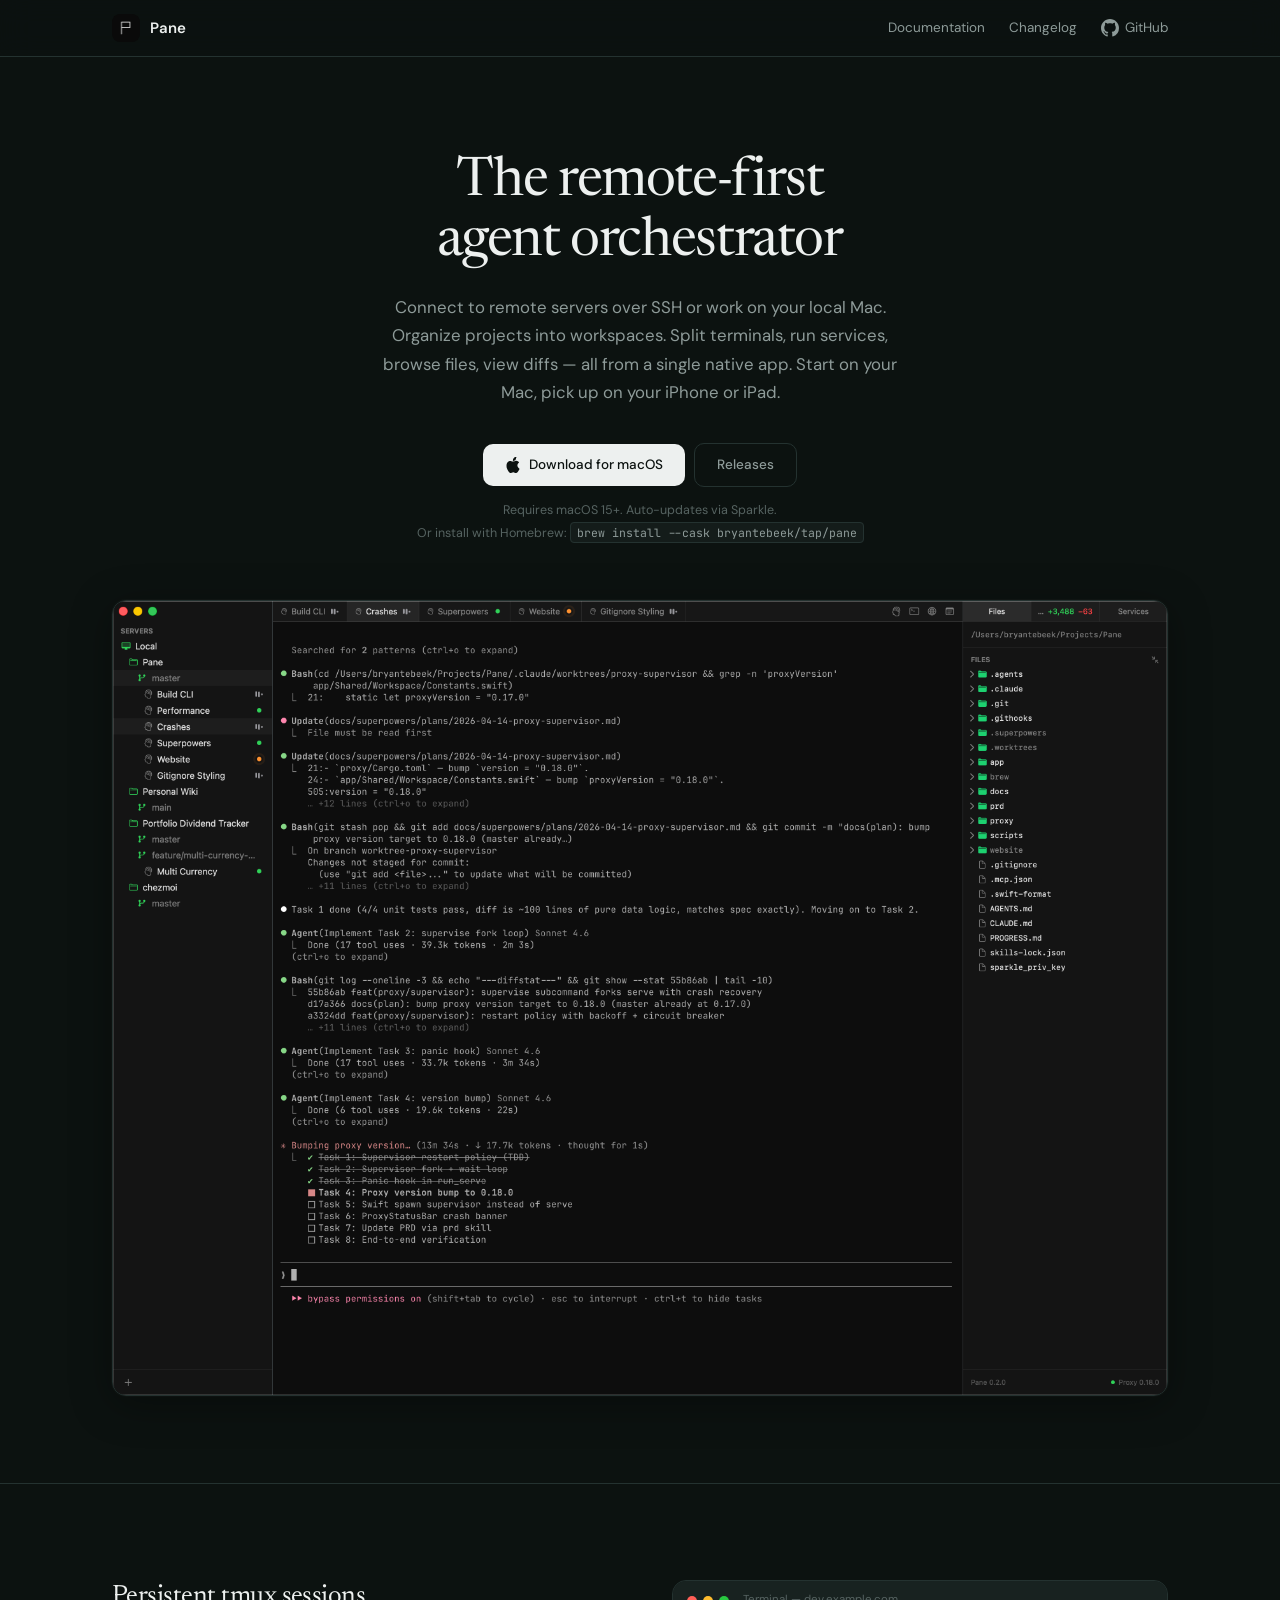
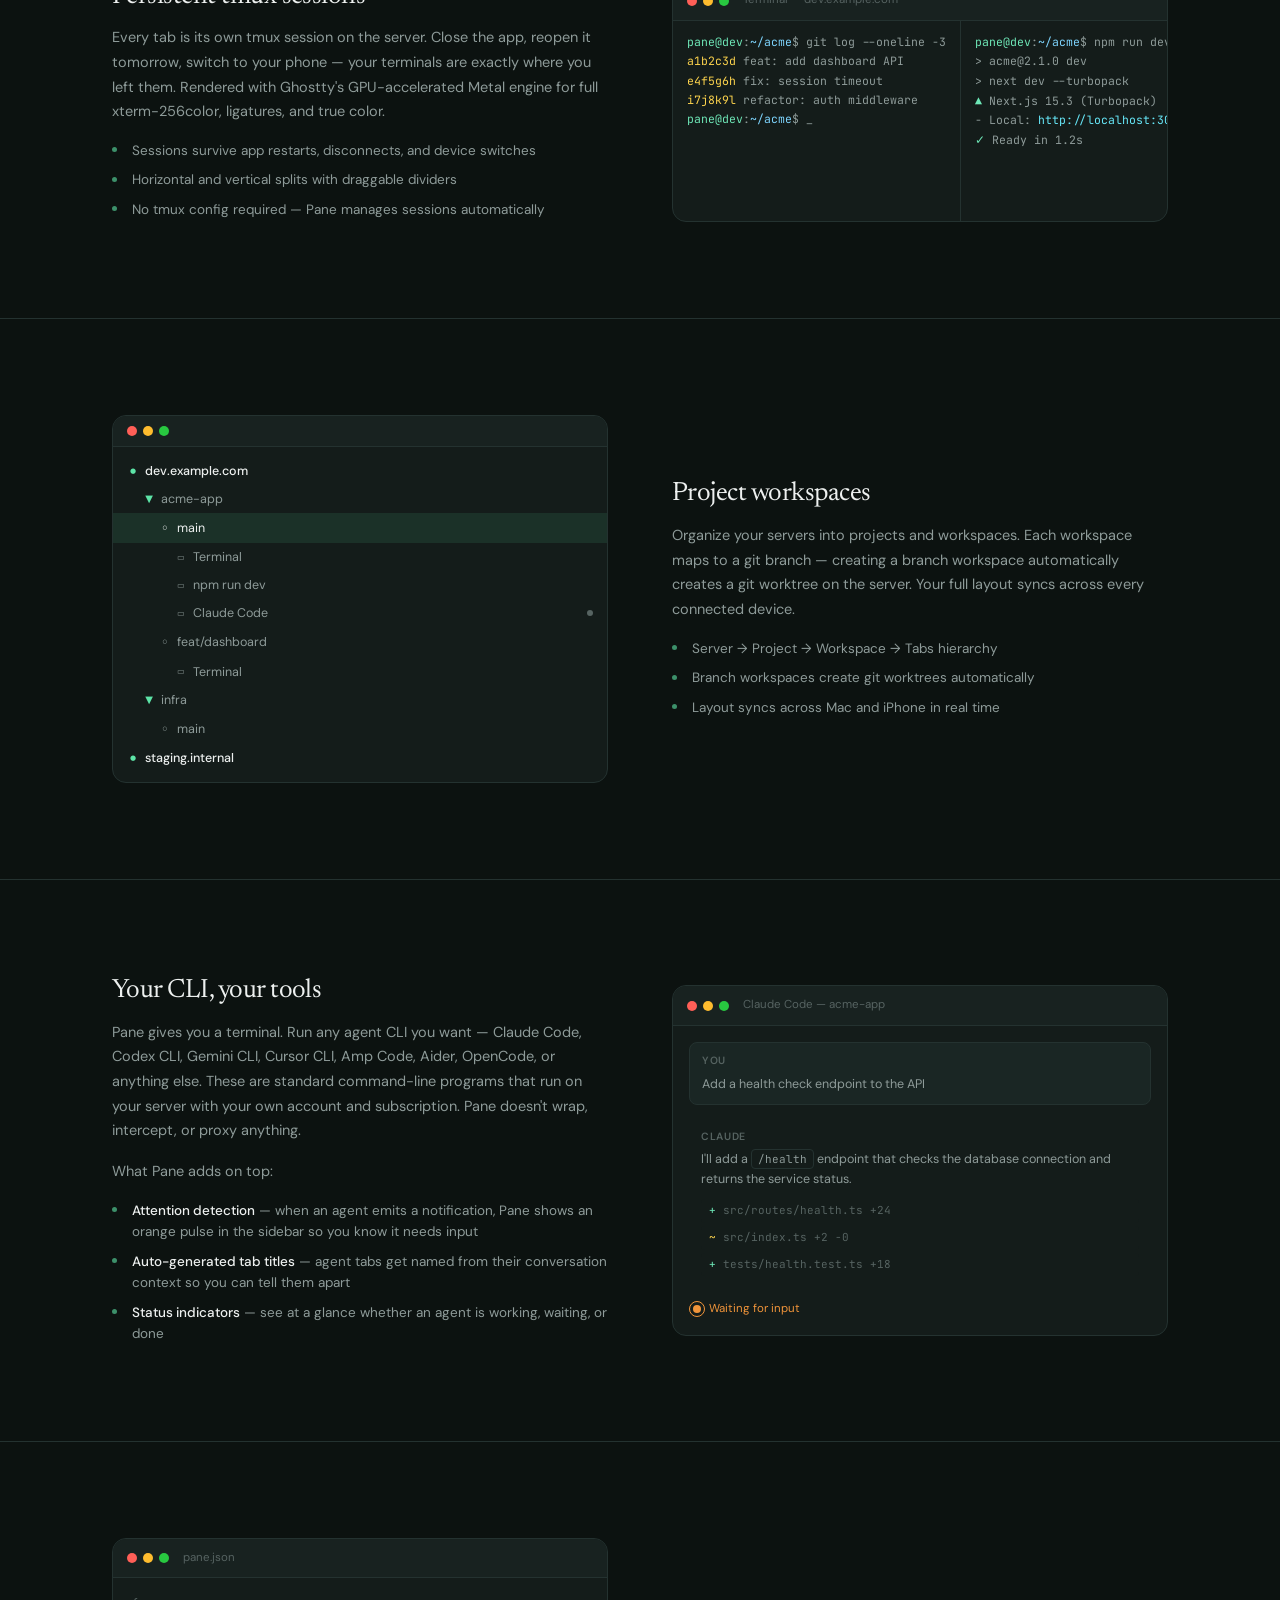
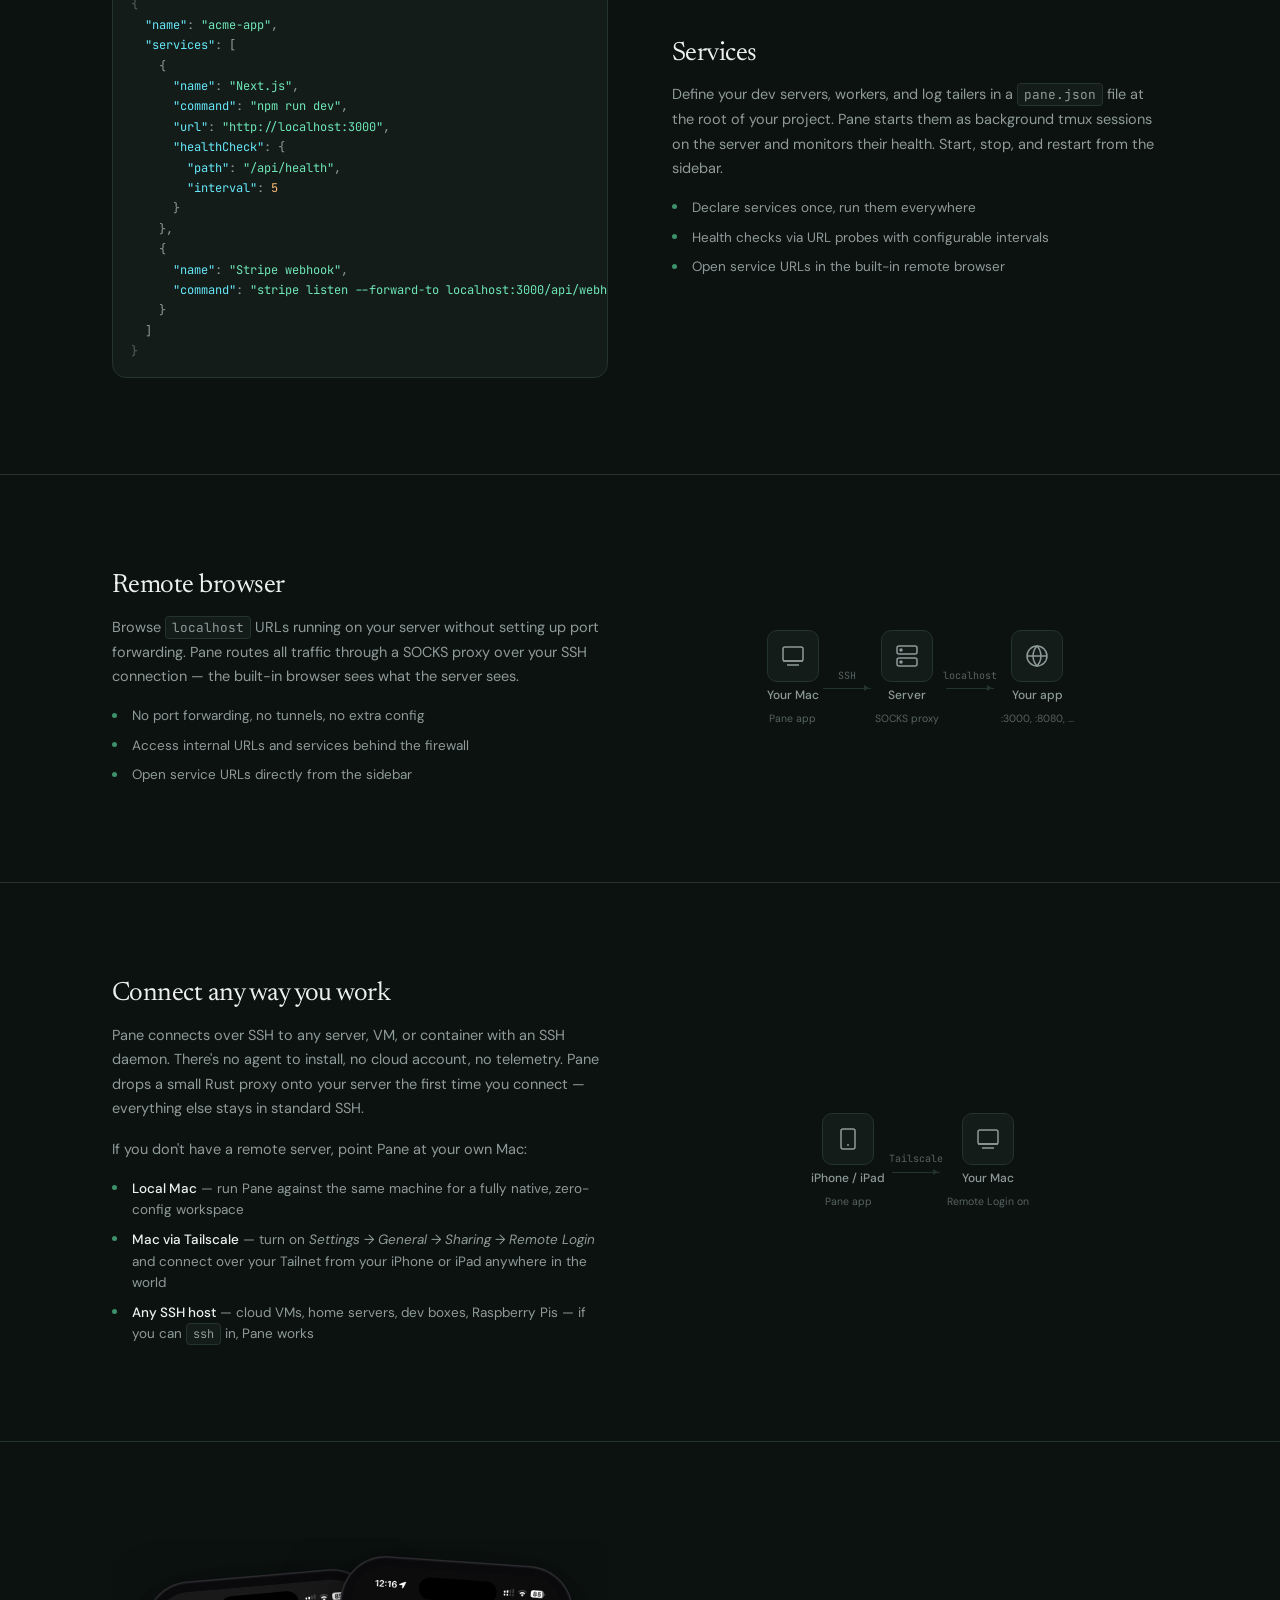
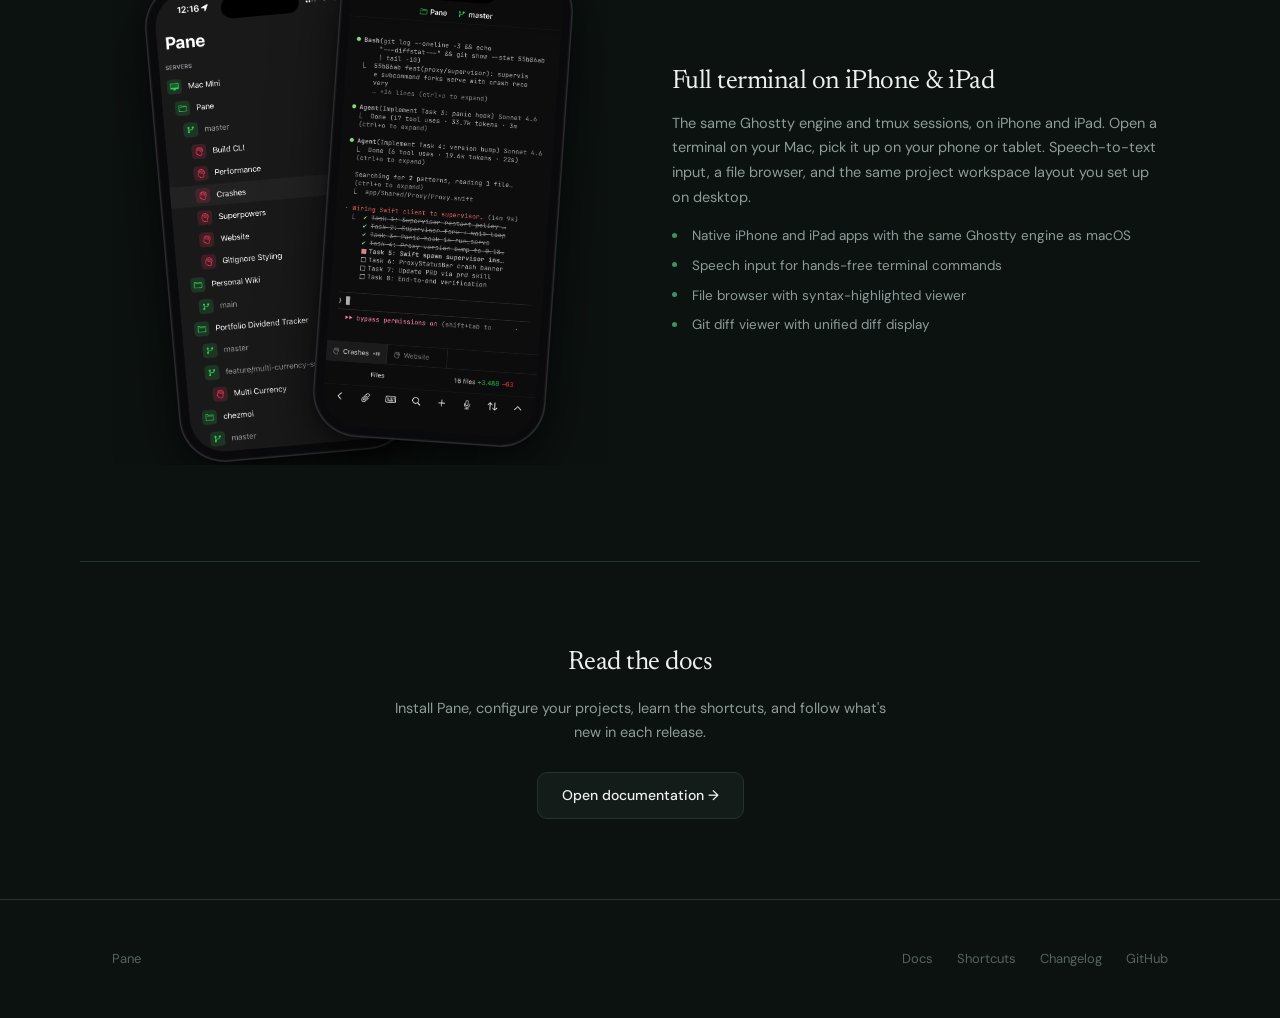
<file: index.html>
<!doctype html>
<html lang="en">
<head>
  <meta charset="utf-8">
  <title>Pane — the remote-first agent orchestrator</title>
  <meta name="viewport" content="width=device-width, initial-scale=1">
  <meta name="description" content="The remote-first agent orchestrator. Connect to remote servers over SSH or work on your local Mac. Organize projects into workspaces, split terminals, run services, browse files, and view diffs — from a single native macOS and iOS app.">
  <meta property="og:image" content="https://pane.works/preview.png">
  <meta property="og:title" content="Pane — the remote-first agent orchestrator">
  <meta property="og:description" content="The remote-first agent orchestrator. Connect to remote servers over SSH or work on your local Mac. Organize projects into workspaces, split terminals, run services, browse files, and view diffs — from a single native macOS and iOS app.">
  <meta name="twitter:card" content="summary_large_image">
  <meta name="twitter:image" content="https://pane.works/preview.png">
  <link rel="icon" href="icon.png" type="image/png">
  <link rel="preconnect" href="https://fonts.googleapis.com">
  <link rel="preconnect" href="https://fonts.gstatic.com" crossorigin>
  <link href="https://fonts.googleapis.com/css2?family=Newsreader:ital,opsz,wght@0,6..72,400;0,6..72,500;1,6..72,400&family=DM+Sans:wght@400;500;600&family=JetBrains+Mono:wght@400;500&display=swap" rel="stylesheet">
  <link rel="stylesheet" href="style.css">
</head>
<body>

  <nav>
    <div class="container nav-inner">
      <a href="/" class="nav-brand">
        <img src="icon.png" alt="Pane" width="28" height="28">
        Pane
      </a>
      <div class="nav-links">
        <a href="docs/getting-started.html">Documentation</a>
        <a href="docs/changelog.html">Changelog</a>
        <a href="https://github.com/bryantebeek/pane-releases" class="gh-link">
          <svg viewBox="0 0 16 16" aria-hidden="true"><path d="M8 0C3.58 0 0 3.58 0 8c0 3.54 2.29 6.53 5.47 7.59.4.07.55-.17.55-.38 0-.19-.01-.82-.01-1.49-2.01.37-2.53-.49-2.69-.94-.09-.23-.48-.94-.82-1.13-.28-.15-.68-.52-.01-.53.63-.01 1.08.58 1.23.82.72 1.21 1.87.87 2.33.66.07-.52.28-.87.51-1.07-1.78-.2-3.64-.89-3.64-3.95 0-.87.31-1.59.82-2.15-.08-.2-.36-1.02.08-2.12 0 0 .67-.21 2.2.82.64-.18 1.32-.27 2-.27.68 0 1.36.09 2 .27 1.53-1.04 2.2-.82 2.2-.82.44 1.1.16 1.92.08 2.12.51.56.82 1.27.82 2.15 0 3.07-1.87 3.75-3.65 3.95.29.25.54.73.54 1.48 0 1.07-.01 1.93-.01 2.2 0 .21.15.46.55.38A8.013 8.013 0 0016 8c0-4.42-3.58-8-8-8z"/></svg>
          GitHub
        </a>
      </div>
    </div>
  </nav>

  <!-- ─── Hero ─── -->
  <section class="hero">
    <div class="container">
      <h1>The remote-first<br>agent orchestrator</h1>
      <p class="subtitle">
        Connect to remote servers over SSH or work on your local Mac. Organize
        projects into workspaces. Split terminals, run services, browse files,
        view diffs &mdash; all from a single native app. Start on your Mac,
        pick up on your iPhone or iPad.
      </p>
      <div class="hero-actions">
        <a class="btn-primary" href="https://github.com/bryantebeek/pane-releases/releases/latest">
          <svg viewBox="0 0 16 16" fill="currentColor" width="16" height="16"><path d="M11.182.008C11.148-.03 9.923.023 8.857 1.18c-1.066 1.156-.902 2.482-.878 2.516.024.034 1.52.087 2.475-1.258.955-1.345.762-2.391.728-2.43zm3.314 11.733c-.048-.096-2.325-1.234-2.113-3.422.212-2.189 1.675-2.789 1.698-2.854.023-.065-.597-.79-1.254-1.157a3.692 3.692 0 00-1.563-.434c-.108-.003-.483-.095-1.254.116-.508.139-1.653.589-1.968.607-.316.018-1.256-.522-2.267-.665-.647-.125-1.333.131-1.824.328-.49.196-1.422.754-2.074 2.237-.652 1.482-.311 3.83-.067 4.56.244.729.625 1.924 1.273 2.796.576.984 1.34 1.667 1.659 1.899.319.232 1.219.386 1.843.067.502-.308 1.408-.485 1.766-.472.357.013 1.061.154 1.782.539.571.197 1.111.115 1.652-.105.541-.221 1.324-1.059 2.238-2.758.347-.79.505-1.217.473-1.282z"/><path d="M11.182.008C11.148-.03 9.923.023 8.857 1.18c-1.066 1.156-.902 2.482-.878 2.516.024.034 1.52.087 2.475-1.258.955-1.345.762-2.391.728-2.43z"/></svg>
          Download for macOS
        </a>
        <a class="btn-secondary" href="https://github.com/bryantebeek/pane-releases/releases/latest">Releases</a>
      </div>
      <div class="hero-meta">
        Requires macOS 15+. Auto-updates via Sparkle.<br>
        Or install with Homebrew: <code>brew install --cask bryantebeek/tap/pane</code>
      </div>
    </div>
  </section>

  <div class="preview-wrap container">
    <img src="preview.png" alt="Pane running on macOS">
  </div>

  <!-- ─── Feature: tmux-backed terminals ─── -->
  <section class="feat" id="terminal">
    <div class="container feat-row">
      <div class="feat-text">
        <h2>Persistent tmux sessions</h2>
        <p>Every tab is its own tmux session on the server. Close the app, reopen it tomorrow, switch to your phone &mdash; your terminals are exactly where you left them. Rendered with Ghostty's GPU-accelerated Metal engine for full xterm-256color, ligatures, and true color.</p>
        <ul class="feat-list">
          <li>Sessions survive app restarts, disconnects, and device switches</li>
          <li>Horizontal and vertical splits with draggable dividers</li>
          <li>No tmux config required &mdash; Pane manages sessions automatically</li>
        </ul>
      </div>
      <div class="feat-visual">
        <div class="mock-window">
          <div class="mock-titlebar">
            <span class="dot red"></span><span class="dot yellow"></span><span class="dot green"></span>
            <span class="mock-title">Terminal &mdash; dev.example.com</span>
          </div>
          <div class="mock-splits">
            <div class="mock-pane">
              <code><span class="c-green">pane@dev</span>:<span class="c-blue">~/acme</span>$ git log --oneline -3</code>
              <code><span class="c-yellow">a1b2c3d</span> feat: add dashboard API</code>
              <code><span class="c-yellow">e4f5g6h</span> fix: session timeout</code>
              <code><span class="c-yellow">i7j8k9l</span> refactor: auth middleware</code>
              <code><span class="c-green">pane@dev</span>:<span class="c-blue">~/acme</span>$ <span class="cursor">_</span></code>
            </div>
            <div class="mock-divider-v"></div>
            <div class="mock-pane">
              <code><span class="c-green">pane@dev</span>:<span class="c-blue">~/acme</span>$ npm run dev</code>
              <code class="c-dim">  &gt; acme@2.1.0 dev</code>
              <code class="c-dim">  &gt; next dev --turbopack</code>
              <code></code>
              <code>  <span class="c-green">&#9650;</span> Next.js 15.3 (Turbopack)</code>
              <code>  - Local: <span class="c-cyan">http://localhost:3000</span></code>
              <code>  <span class="c-green">&#10003;</span> Ready in 1.2s</code>
            </div>
          </div>
        </div>
      </div>
    </div>
  </section>

  <!-- ─── Feature: Workspaces ─── -->
  <section class="feat" id="workspaces">
    <div class="container feat-row feat-row-reverse">
      <div class="feat-text">
        <h2>Project workspaces</h2>
        <p>Organize your servers into projects and workspaces. Each workspace maps to a git branch &mdash; creating a branch workspace automatically creates a git worktree on the server. Your full layout syncs across every connected device.</p>
        <ul class="feat-list">
          <li>Server &rarr; Project &rarr; Workspace &rarr; Tabs hierarchy</li>
          <li>Branch workspaces create git worktrees automatically</li>
          <li>Layout syncs across Mac and iPhone in real time</li>
        </ul>
      </div>
      <div class="feat-visual">
        <div class="mock-sidebar">
          <div class="mock-titlebar">
            <span class="dot red"></span><span class="dot yellow"></span><span class="dot green"></span>
          </div>
          <div class="sidebar-tree">
            <div class="tree-item server"><span class="tree-icon">&#9679;</span> dev.example.com</div>
            <div class="tree-item project indent-1"><span class="tree-icon folder">&#9660;</span> acme-app</div>
            <div class="tree-item workspace indent-2 active"><span class="tree-icon branch">&#9702;</span> main</div>
            <div class="tree-item tab indent-3"><span class="tree-icon">&#9645;</span> Terminal</div>
            <div class="tree-item tab indent-3"><span class="tree-icon">&#9645;</span> npm run dev</div>
            <div class="tree-item tab indent-3 agent"><span class="tree-icon">&#9645;</span> Claude Code <span class="status-dot working"></span></div>
            <div class="tree-item workspace indent-2"><span class="tree-icon branch">&#9702;</span> feat/dashboard</div>
            <div class="tree-item tab indent-3"><span class="tree-icon">&#9645;</span> Terminal</div>
            <div class="tree-item project indent-1"><span class="tree-icon folder">&#9660;</span> infra</div>
            <div class="tree-item workspace indent-2"><span class="tree-icon branch">&#9702;</span> main</div>
            <div class="tree-item server"><span class="tree-icon">&#9679;</span> staging.internal</div>
          </div>
        </div>
      </div>
    </div>
  </section>

  <!-- ─── Feature: CLI Agents ─── -->
  <section class="feat" id="agents">
    <div class="container feat-row">
      <div class="feat-text">
        <h2>Your CLI, your tools</h2>
        <p>Pane gives you a terminal. Run any agent CLI you want &mdash; Claude Code, Codex CLI, Gemini CLI, Cursor CLI, Amp Code, Aider, OpenCode, or anything else. These are standard command-line programs that run on your server with your own account and subscription. Pane doesn't wrap, intercept, or proxy anything.</p>
        <p>What Pane adds on top:</p>
        <ul class="feat-list">
          <li><strong>Attention detection</strong> &mdash; when an agent emits a notification, Pane shows an orange pulse in the sidebar so you know it needs input</li>
          <li><strong>Auto-generated tab titles</strong> &mdash; agent tabs get named from their conversation context so you can tell them apart</li>
          <li><strong>Status indicators</strong> &mdash; see at a glance whether an agent is working, waiting, or done</li>
        </ul>
      </div>
      <div class="feat-visual">
        <div class="mock-window">
          <div class="mock-titlebar">
            <span class="dot red"></span><span class="dot yellow"></span><span class="dot green"></span>
            <span class="mock-title">Claude Code &mdash; acme-app</span>
          </div>
          <div class="mock-agent">
            <div class="agent-msg user">
              <span class="agent-role">You</span>
              Add a health check endpoint to the API
            </div>
            <div class="agent-msg assistant">
              <span class="agent-role">Claude</span>
              I'll add a <code>/health</code> endpoint that checks the database connection and returns the service status.
              <div class="agent-files">
                <div class="agent-file"><span class="c-green">+</span> src/routes/health.ts <span class="c-dim">+24</span></div>
                <div class="agent-file"><span class="c-yellow">~</span> src/index.ts <span class="c-dim">+2 -0</span></div>
                <div class="agent-file"><span class="c-green">+</span> tests/health.test.ts <span class="c-dim">+18</span></div>
              </div>
            </div>
            <div class="agent-status">
              <span class="pulse"></span> Waiting for input
            </div>
          </div>
        </div>
      </div>
    </div>
  </section>

  <!-- ─── Feature: Services ─── -->
  <section class="feat" id="services">
    <div class="container feat-row feat-row-reverse">
      <div class="feat-text">
        <h2>Services</h2>
        <p>Define your dev servers, workers, and log tailers in a <code>pane.json</code> file at the root of your project. Pane starts them as background tmux sessions on the server and monitors their health. Start, stop, and restart from the sidebar.</p>
        <ul class="feat-list">
          <li>Declare services once, run them everywhere</li>
          <li>Health checks via URL probes with configurable intervals</li>
          <li>Open service URLs in the built-in remote browser</li>
        </ul>
      </div>
      <div class="feat-visual">
        <div class="mock-window mock-code">
          <div class="mock-titlebar">
            <span class="dot red"></span><span class="dot yellow"></span><span class="dot green"></span>
            <span class="mock-title">pane.json</span>
          </div>
          <pre class="code-block"><span class="c-dim">{</span>
  <span class="c-cyan">"name"</span>: <span class="c-green">"acme-app"</span>,
  <span class="c-cyan">"services"</span>: [
    {
      <span class="c-cyan">"name"</span>: <span class="c-green">"Next.js"</span>,
      <span class="c-cyan">"command"</span>: <span class="c-green">"npm run dev"</span>,
      <span class="c-cyan">"url"</span>: <span class="c-green">"http://localhost:3000"</span>,
      <span class="c-cyan">"healthCheck"</span>: {
        <span class="c-cyan">"path"</span>: <span class="c-green">"/api/health"</span>,
        <span class="c-cyan">"interval"</span>: <span class="c-orange">5</span>
      }
    },
    {
      <span class="c-cyan">"name"</span>: <span class="c-green">"Stripe webhook"</span>,
      <span class="c-cyan">"command"</span>: <span class="c-green">"stripe listen --forward-to localhost:3000/api/webhook"</span>
    }
  ]
<span class="c-dim">}</span></pre>
        </div>
      </div>
    </div>
  </section>

  <!-- ─── Feature: Remote Browser ─── -->
  <section class="feat" id="browser">
    <div class="container feat-row">
      <div class="feat-text">
        <h2>Remote browser</h2>
        <p>Browse <code>localhost</code> URLs running on your server without setting up port forwarding. Pane routes all traffic through a SOCKS proxy over your SSH connection &mdash; the built-in browser sees what the server sees.</p>
        <ul class="feat-list">
          <li>No port forwarding, no tunnels, no extra config</li>
          <li>Access internal URLs and services behind the firewall</li>
          <li>Open service URLs directly from the sidebar</li>
        </ul>
      </div>
      <div class="feat-visual">
        <div class="mock-diagram">
          <div class="diagram-node laptop">
            <div class="diagram-icon">
              <svg viewBox="0 0 24 24" fill="none" stroke="currentColor" stroke-width="1.5"><rect x="2" y="3" width="20" height="14" rx="2"/><path d="M2 17h20"/><path d="M6 21h12"/></svg>
            </div>
            <span>Your Mac</span>
            <span class="diagram-sub">Pane app</span>
          </div>
          <div class="diagram-arrow">
            <span>SSH</span>
            <div class="arrow-line"></div>
          </div>
          <div class="diagram-node server-node">
            <div class="diagram-icon">
              <svg viewBox="0 0 24 24" fill="none" stroke="currentColor" stroke-width="1.5"><rect x="2" y="2" width="20" height="8" rx="2"/><rect x="2" y="14" width="20" height="8" rx="2"/><circle cx="6" cy="6" r="1" fill="currentColor"/><circle cx="6" cy="18" r="1" fill="currentColor"/></svg>
            </div>
            <span>Server</span>
            <span class="diagram-sub">SOCKS proxy</span>
          </div>
          <div class="diagram-arrow">
            <span>localhost</span>
            <div class="arrow-line"></div>
          </div>
          <div class="diagram-node app-node">
            <div class="diagram-icon">
              <svg viewBox="0 0 24 24" fill="none" stroke="currentColor" stroke-width="1.5"><circle cx="12" cy="12" r="10"/><path d="M2 12h20"/><path d="M12 2a15.3 15.3 0 014 10 15.3 15.3 0 01-4 10 15.3 15.3 0 01-4-10 15.3 15.3 0 014-10z"/></svg>
            </div>
            <span>Your app</span>
            <span class="diagram-sub">:3000, :8080, ...</span>
          </div>
        </div>
      </div>
    </div>
  </section>

  <!-- ─── Feature: Setup ─── -->
  <section class="feat" id="setup">
    <div class="container feat-row">
      <div class="feat-text">
        <h2>Connect any way you work</h2>
        <p>Pane connects over SSH to any server, VM, or container with an SSH daemon. There's no agent to install, no cloud account, no telemetry. Pane drops a small Rust proxy onto your server the first time you connect &mdash; everything else stays in standard SSH.</p>
        <p>If you don't have a remote server, point Pane at your own Mac:</p>
        <ul class="feat-list">
          <li><strong>Local Mac</strong> &mdash; run Pane against the same machine for a fully native, zero-config workspace</li>
          <li><strong>Mac via Tailscale</strong> &mdash; turn on <em>Settings &rarr; General &rarr; Sharing &rarr; Remote Login</em> and connect over your Tailnet from your iPhone or iPad anywhere in the world</li>
          <li><strong>Any SSH host</strong> &mdash; cloud VMs, home servers, dev boxes, Raspberry Pis &mdash; if you can <code>ssh</code> in, Pane works</li>
        </ul>
      </div>
      <div class="feat-visual">
        <div class="mock-diagram">
          <div class="diagram-node laptop">
            <div class="diagram-icon">
              <svg viewBox="0 0 24 24" fill="none" stroke="currentColor" stroke-width="1.5"><rect x="5" y="2" width="14" height="20" rx="2"/><path d="M11 18h2"/></svg>
            </div>
            <span>iPhone / iPad</span>
            <span class="diagram-sub">Pane app</span>
          </div>
          <div class="diagram-arrow">
            <span>Tailscale</span>
            <div class="arrow-line"></div>
          </div>
          <div class="diagram-node server-node">
            <div class="diagram-icon">
              <svg viewBox="0 0 24 24" fill="none" stroke="currentColor" stroke-width="1.5"><rect x="2" y="3" width="20" height="14" rx="2"/><path d="M2 17h20"/><path d="M6 21h12"/></svg>
            </div>
            <span>Your Mac</span>
            <span class="diagram-sub">Remote Login on</span>
          </div>
        </div>
      </div>
    </div>
  </section>

  <!-- ─── Feature: iOS ─── -->
  <section class="feat" id="ios">
    <div class="container feat-row feat-row-reverse">
      <div class="feat-text">
        <h2>Full terminal on iPhone &amp; iPad</h2>
        <p>The same Ghostty engine and tmux sessions, on iPhone and iPad. Open a terminal on your Mac, pick it up on your phone or tablet. Speech-to-text input, a file browser, and the same project workspace layout you set up on desktop.</p>
        <ul class="feat-list">
          <li>Native iPhone and iPad apps with the same Ghostty engine as macOS</li>
          <li>Speech input for hands-free terminal commands</li>
          <li>File browser with syntax-highlighted viewer</li>
          <li>Git diff viewer with unified diff display</li>
        </ul>
      </div>
      <div class="feat-visual">
        <div class="phone-pair">
          <div class="phone-frame phone-back">
            <div class="phone-screen">
              <img src="ios-sidebar.png" alt="Pane on iPhone — server and project sidebar">
              <div class="phone-island"></div>
            </div>
          </div>
          <div class="phone-frame phone-front">
            <div class="phone-screen">
              <img src="ios-agent.png" alt="Pane on iPhone — Claude Code agent session">
              <div class="phone-island"></div>
            </div>
          </div>
        </div>
      </div>
    </div>
  </section>

  <!-- ─── Docs CTA ─── -->
  <section class="docs-cta container">
    <h2>Read the docs</h2>
    <p>Install Pane, configure your projects, learn the shortcuts, and follow what's new in each release.</p>
    <a href="docs/getting-started.html" class="docs-cta-btn">Open documentation →</a>
  </section>

  <footer>
    <div class="container footer-inner">
      <div class="footer-left">Pane</div>
      <div class="footer-links">
        <a href="docs/getting-started.html">Docs</a>
        <a href="docs/keyboard-shortcuts.html">Shortcuts</a>
        <a href="docs/changelog.html">Changelog</a>
        <a href="https://github.com/bryantebeek/pane-releases">GitHub</a>
      </div>
    </div>
  </footer>

</body>
</html>
</file>
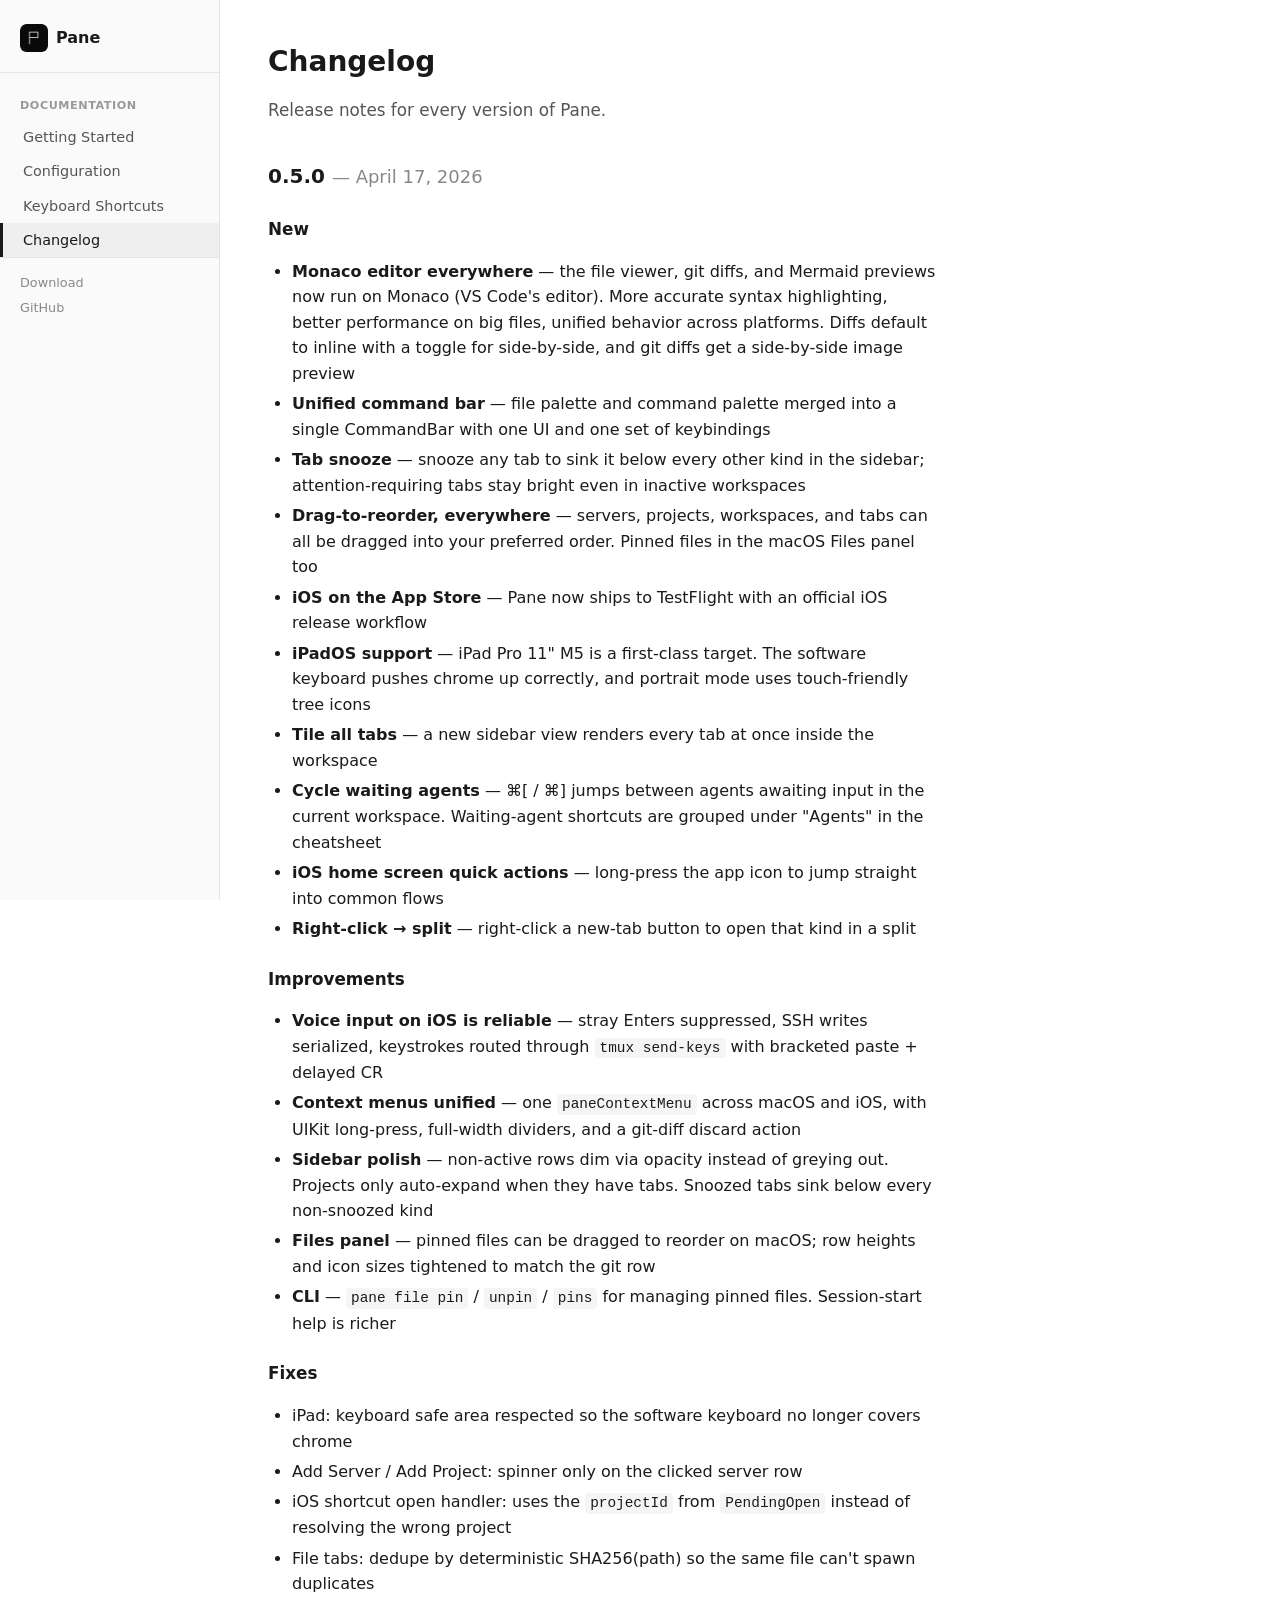
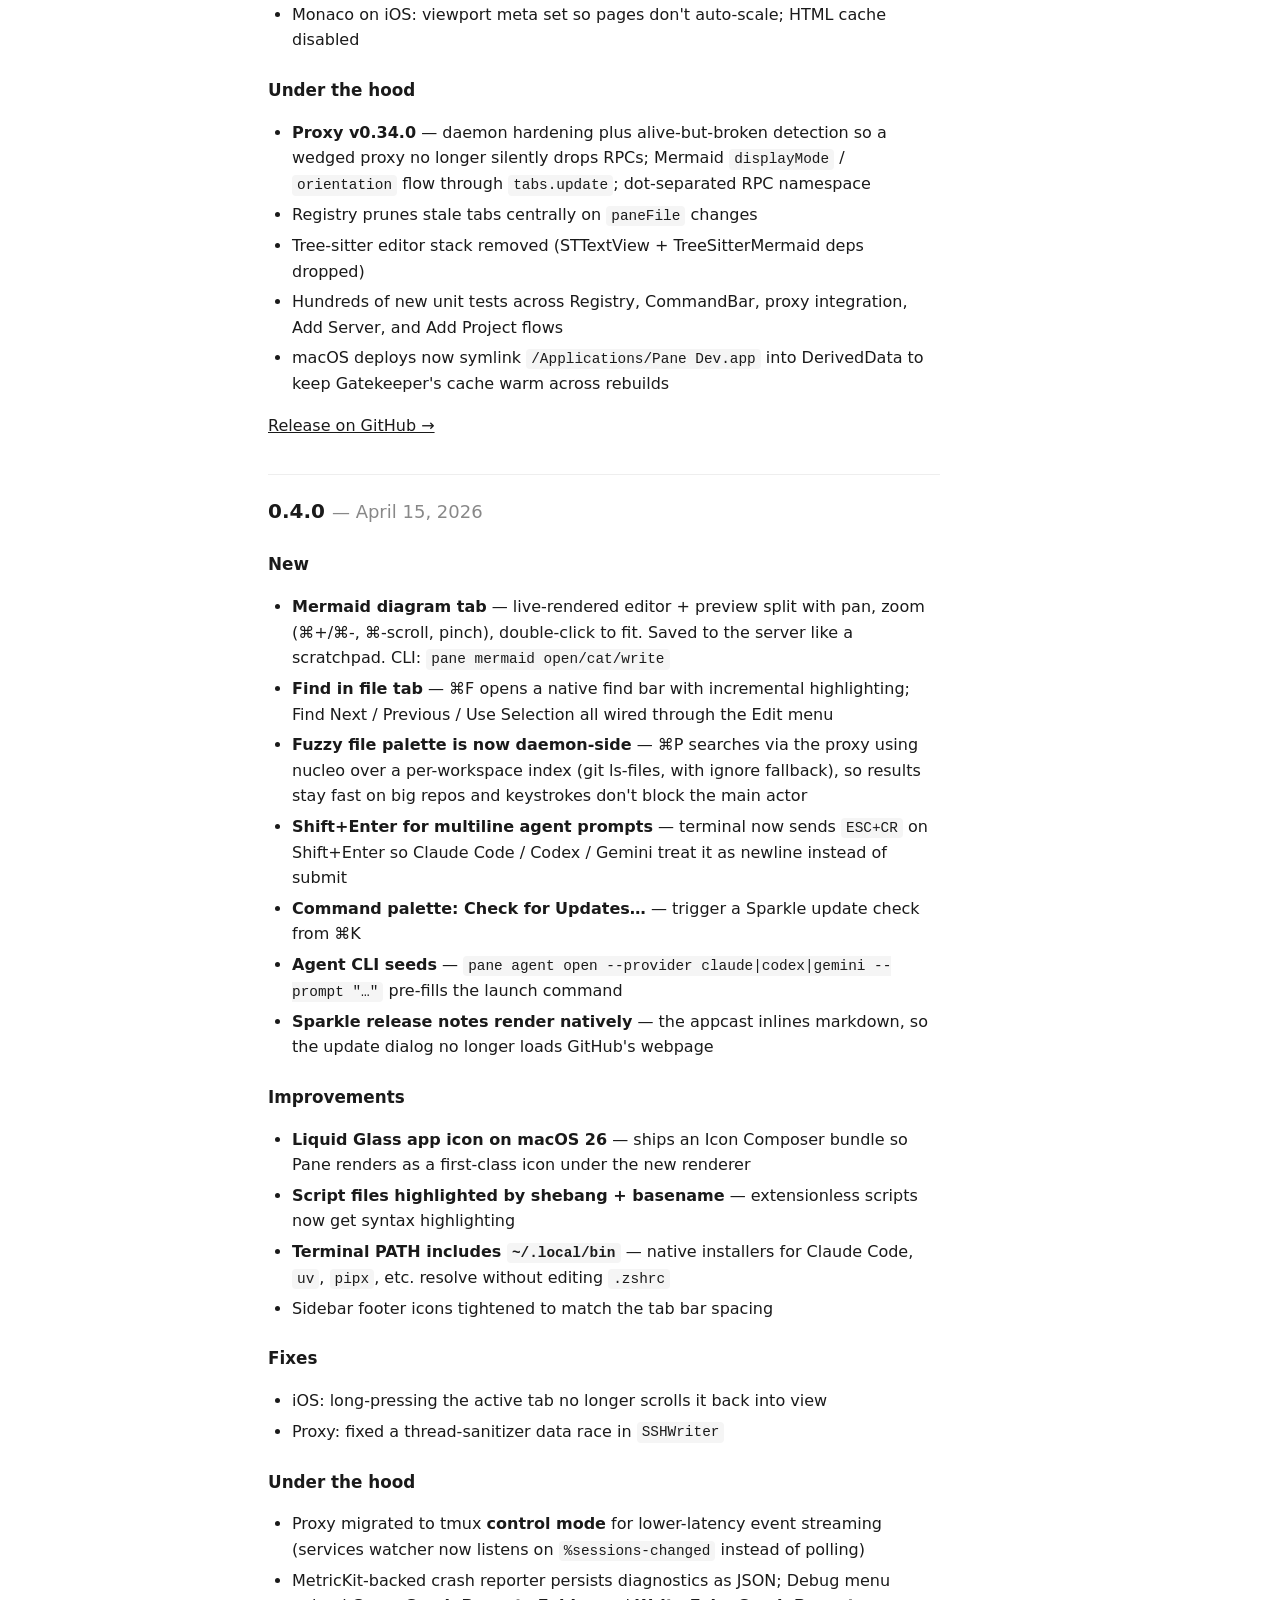
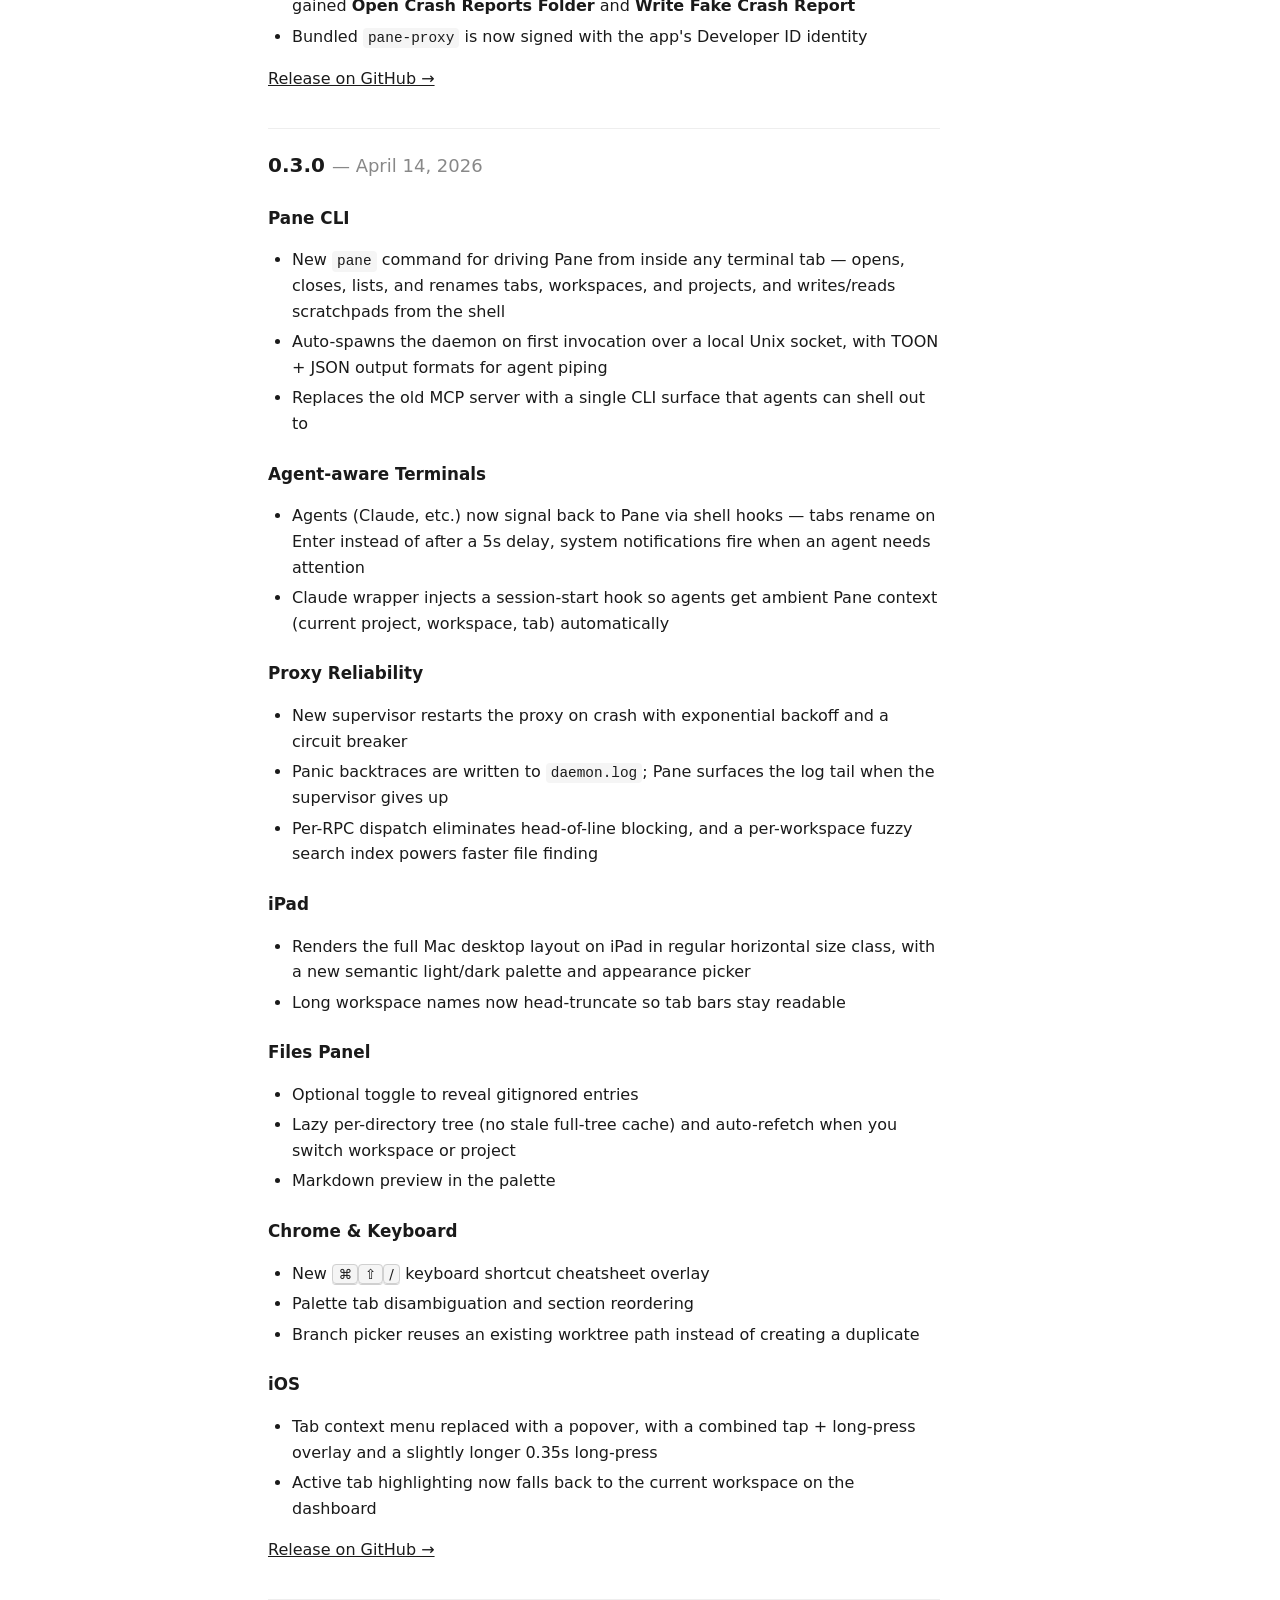
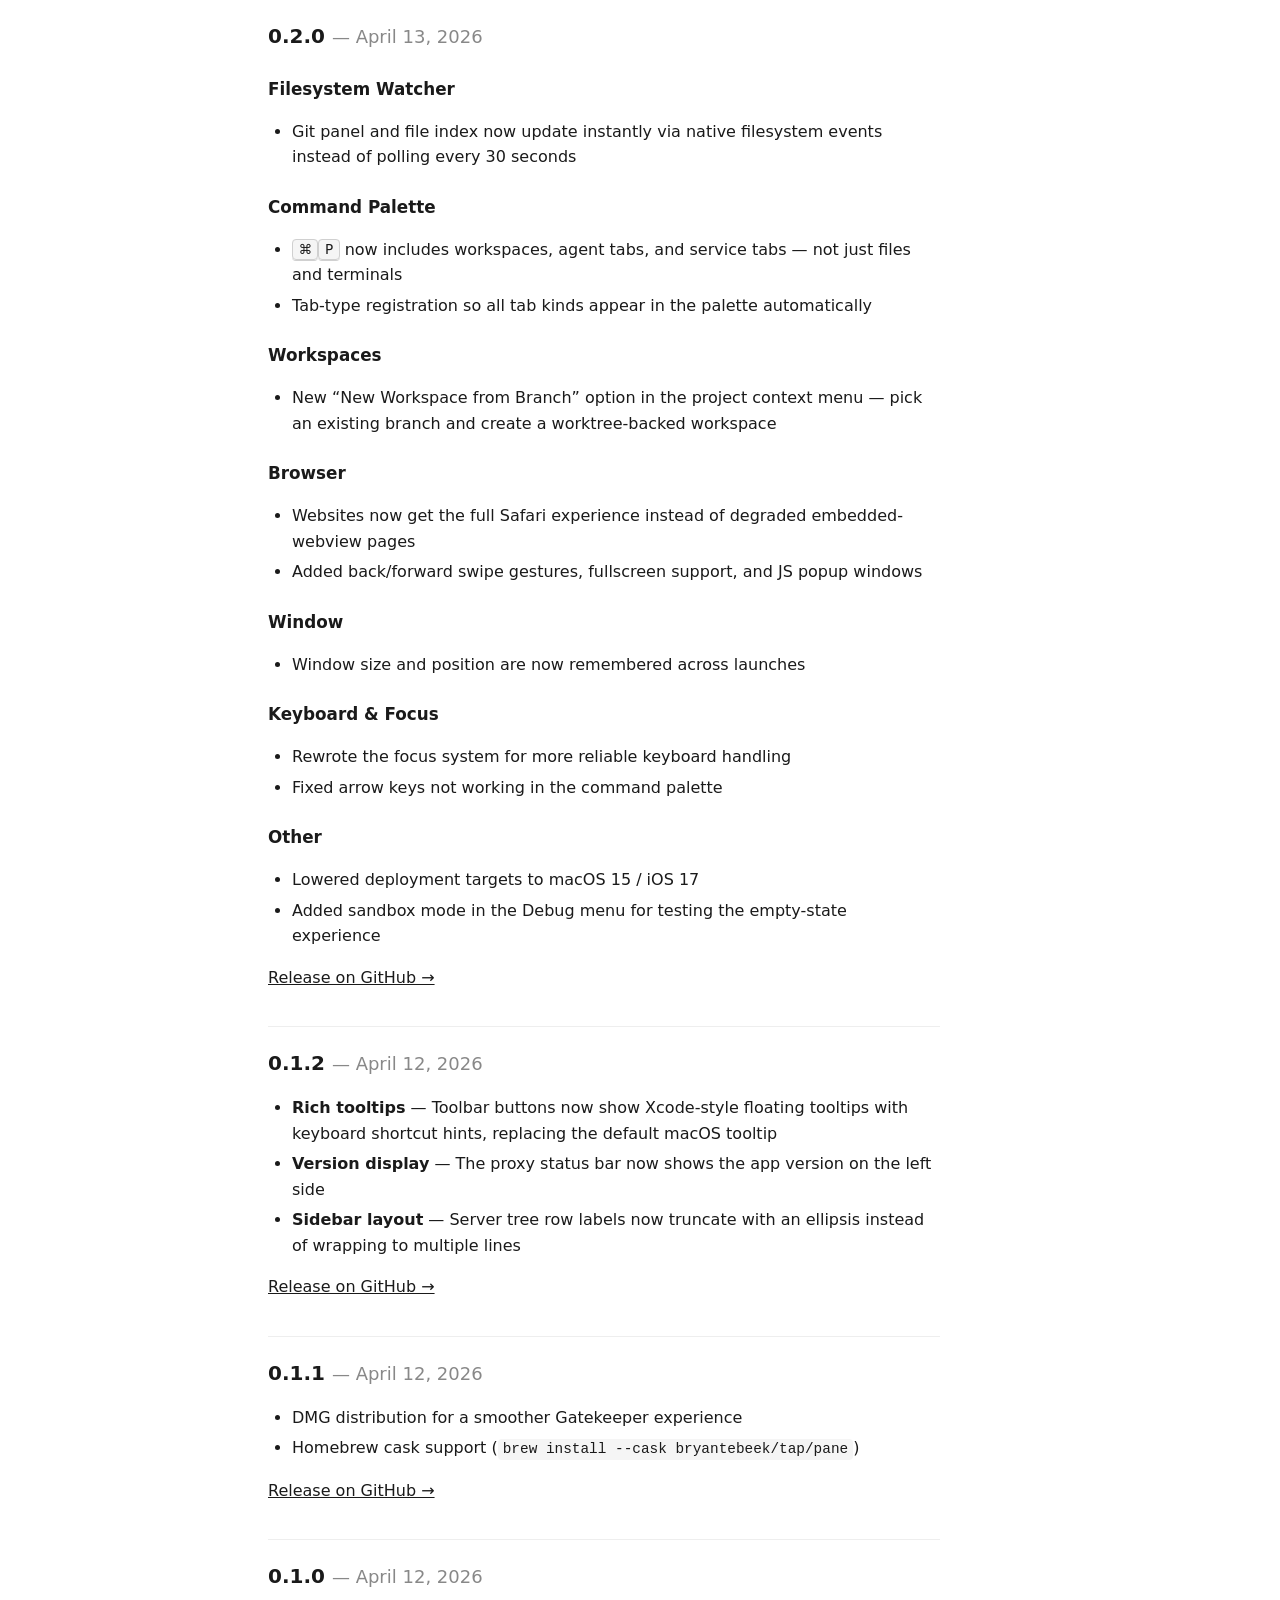
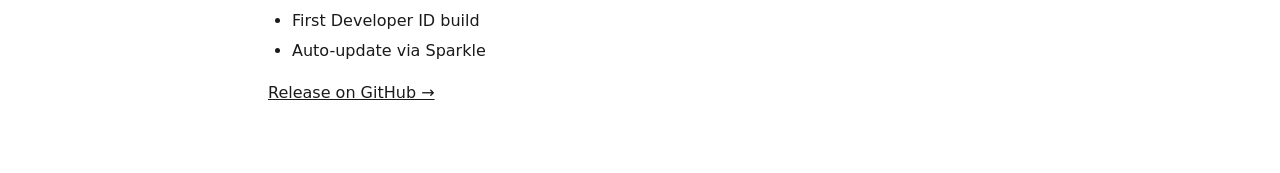
<file: docs/changelog.html>
<!doctype html>
<html lang="en">
<head>
  <meta charset="utf-8">
  <title>Changelog — Pane</title>
  <meta name="viewport" content="width=device-width, initial-scale=1">
  <link rel="icon" href="../icon.png" type="image/png">
  <link rel="stylesheet" href="style.css">
</head>
<body>
  <div class="docs-layout">
    <aside class="sidebar">
      <a href="../" class="sidebar-brand">
        <img src="../icon.png" width="28" height="28" alt="Pane">
        <span>Pane</span>
      </a>
      <input type="checkbox" id="menu" class="menu-toggle">
      <label for="menu" class="menu-label">
        <svg width="18" height="18" viewBox="0 0 18 18" fill="none"><path d="M3 5h12M3 9h12M3 13h12" stroke="#555" stroke-width="1.5" stroke-linecap="round"/></svg>
      </label>
      <div class="sidebar-section">
        <div class="sidebar-heading">Documentation</div>
        <a href="getting-started.html" class="sidebar-link">Getting Started</a>
        <a href="configuration.html" class="sidebar-link">Configuration</a>
        <a href="keyboard-shortcuts.html" class="sidebar-link">Keyboard Shortcuts</a>
        <a href="changelog.html" class="sidebar-link active">Changelog</a>
      </div>
      <div class="sidebar-footer">
        <a href="https://github.com/bryantebeek/pane-releases/releases/latest">Download</a>
        <a href="https://github.com/bryantebeek/pane-releases">GitHub</a>
      </div>
    </aside>

    <article class="content">
      <h1>Changelog</h1>
      <p class="subtitle">Release notes for every version of Pane.</p>

      <h2>0.5.0 <span class="changelog-date">— April 17, 2026</span></h2>

      <h3>New</h3>
      <ul>
        <li><strong>Monaco editor everywhere</strong> &mdash; the file viewer, git diffs, and Mermaid previews now run on Monaco (VS Code's editor). More accurate syntax highlighting, better performance on big files, unified behavior across platforms. Diffs default to inline with a toggle for side-by-side, and git diffs get a side-by-side image preview</li>
        <li><strong>Unified command bar</strong> &mdash; file palette and command palette merged into a single CommandBar with one UI and one set of keybindings</li>
        <li><strong>Tab snooze</strong> &mdash; snooze any tab to sink it below every other kind in the sidebar; attention-requiring tabs stay bright even in inactive workspaces</li>
        <li><strong>Drag-to-reorder, everywhere</strong> &mdash; servers, projects, workspaces, and tabs can all be dragged into your preferred order. Pinned files in the macOS Files panel too</li>
        <li><strong>iOS on the App Store</strong> &mdash; Pane now ships to TestFlight with an official iOS release workflow</li>
        <li><strong>iPadOS support</strong> &mdash; iPad Pro 11" M5 is a first-class target. The software keyboard pushes chrome up correctly, and portrait mode uses touch-friendly tree icons</li>
        <li><strong>Tile all tabs</strong> &mdash; a new sidebar view renders every tab at once inside the workspace</li>
        <li><strong>Cycle waiting agents</strong> &mdash; ⌘[ / ⌘] jumps between agents awaiting input in the current workspace. Waiting-agent shortcuts are grouped under "Agents" in the cheatsheet</li>
        <li><strong>iOS home screen quick actions</strong> &mdash; long-press the app icon to jump straight into common flows</li>
        <li><strong>Right-click → split</strong> &mdash; right-click a new-tab button to open that kind in a split</li>
      </ul>

      <h3>Improvements</h3>
      <ul>
        <li><strong>Voice input on iOS is reliable</strong> &mdash; stray Enters suppressed, SSH writes serialized, keystrokes routed through <code>tmux send-keys</code> with bracketed paste + delayed CR</li>
        <li><strong>Context menus unified</strong> &mdash; one <code>paneContextMenu</code> across macOS and iOS, with UIKit long-press, full-width dividers, and a git-diff discard action</li>
        <li><strong>Sidebar polish</strong> &mdash; non-active rows dim via opacity instead of greying out. Projects only auto-expand when they have tabs. Snoozed tabs sink below every non-snoozed kind</li>
        <li><strong>Files panel</strong> &mdash; pinned files can be dragged to reorder on macOS; row heights and icon sizes tightened to match the git row</li>
        <li><strong>CLI</strong> &mdash; <code>pane file pin</code> / <code>unpin</code> / <code>pins</code> for managing pinned files. Session-start help is richer</li>
      </ul>

      <h3>Fixes</h3>
      <ul>
        <li>iPad: keyboard safe area respected so the software keyboard no longer covers chrome</li>
        <li>Add Server / Add Project: spinner only on the clicked server row</li>
        <li>iOS shortcut open handler: uses the <code>projectId</code> from <code>PendingOpen</code> instead of resolving the wrong project</li>
        <li>File tabs: dedupe by deterministic SHA256(path) so the same file can't spawn duplicates</li>
        <li>Monaco on iOS: viewport meta set so pages don't auto-scale; HTML cache disabled</li>
      </ul>

      <h3>Under the hood</h3>
      <ul>
        <li><strong>Proxy v0.34.0</strong> &mdash; daemon hardening plus alive-but-broken detection so a wedged proxy no longer silently drops RPCs; Mermaid <code>displayMode</code> / <code>orientation</code> flow through <code>tabs.update</code>; dot-separated RPC namespace</li>
        <li>Registry prunes stale tabs centrally on <code>paneFile</code> changes</li>
        <li>Tree-sitter editor stack removed (STTextView + TreeSitterMermaid deps dropped)</li>
        <li>Hundreds of new unit tests across Registry, CommandBar, proxy integration, Add Server, and Add Project flows</li>
        <li>macOS deploys now symlink <code>/Applications/Pane Dev.app</code> into DerivedData to keep Gatekeeper's cache warm across rebuilds</li>
      </ul>

      <p><a href="https://github.com/bryantebeek/pane-releases/releases/tag/v0.5.0">Release on GitHub →</a></p>

      <h2>0.4.0 <span class="changelog-date">— April 15, 2026</span></h2>

      <h3>New</h3>
      <ul>
        <li><strong>Mermaid diagram tab</strong> &mdash; live-rendered editor + preview split with pan, zoom (⌘+/⌘-, ⌘-scroll, pinch), double-click to fit. Saved to the server like a scratchpad. CLI: <code>pane mermaid open/cat/write</code></li>
        <li><strong>Find in file tab</strong> &mdash; ⌘F opens a native find bar with incremental highlighting; Find Next / Previous / Use Selection all wired through the Edit menu</li>
        <li><strong>Fuzzy file palette is now daemon-side</strong> &mdash; ⌘P searches via the proxy using nucleo over a per-workspace index (git ls-files, with ignore fallback), so results stay fast on big repos and keystrokes don't block the main actor</li>
        <li><strong>Shift+Enter for multiline agent prompts</strong> &mdash; terminal now sends <code>ESC+CR</code> on Shift+Enter so Claude Code / Codex / Gemini treat it as newline instead of submit</li>
        <li><strong>Command palette: Check for Updates…</strong> &mdash; trigger a Sparkle update check from ⌘K</li>
        <li><strong>Agent CLI seeds</strong> &mdash; <code>pane agent open --provider claude|codex|gemini --prompt "…"</code> pre-fills the launch command</li>
        <li><strong>Sparkle release notes render natively</strong> &mdash; the appcast inlines markdown, so the update dialog no longer loads GitHub's webpage</li>
      </ul>

      <h3>Improvements</h3>
      <ul>
        <li><strong>Liquid Glass app icon on macOS 26</strong> &mdash; ships an Icon Composer bundle so Pane renders as a first-class icon under the new renderer</li>
        <li><strong>Script files highlighted by shebang + basename</strong> &mdash; extensionless scripts now get syntax highlighting</li>
        <li><strong>Terminal PATH includes <code>~/.local/bin</code></strong> &mdash; native installers for Claude Code, <code>uv</code>, <code>pipx</code>, etc. resolve without editing <code>.zshrc</code></li>
        <li>Sidebar footer icons tightened to match the tab bar spacing</li>
      </ul>

      <h3>Fixes</h3>
      <ul>
        <li>iOS: long-pressing the active tab no longer scrolls it back into view</li>
        <li>Proxy: fixed a thread-sanitizer data race in <code>SSHWriter</code></li>
      </ul>

      <h3>Under the hood</h3>
      <ul>
        <li>Proxy migrated to tmux <strong>control mode</strong> for lower-latency event streaming (services watcher now listens on <code>%sessions-changed</code> instead of polling)</li>
        <li>MetricKit-backed crash reporter persists diagnostics as JSON; Debug menu gained <strong>Open Crash Reports Folder</strong> and <strong>Write Fake Crash Report</strong></li>
        <li>Bundled <code>pane-proxy</code> is now signed with the app's Developer ID identity</li>
      </ul>

      <p><a href="https://github.com/bryantebeek/pane-releases/releases/tag/v0.4.0">Release on GitHub →</a></p>

      <h2>0.3.0 <span class="changelog-date">— April 14, 2026</span></h2>

      <h3>Pane CLI</h3>
      <ul>
        <li>New <code>pane</code> command for driving Pane from inside any terminal tab &mdash; opens, closes, lists, and renames tabs, workspaces, and projects, and writes/reads scratchpads from the shell</li>
        <li>Auto-spawns the daemon on first invocation over a local Unix socket, with TOON + JSON output formats for agent piping</li>
        <li>Replaces the old MCP server with a single CLI surface that agents can shell out to</li>
      </ul>

      <h3>Agent-aware Terminals</h3>
      <ul>
        <li>Agents (Claude, etc.) now signal back to Pane via shell hooks &mdash; tabs rename on Enter instead of after a 5s delay, system notifications fire when an agent needs attention</li>
        <li>Claude wrapper injects a session-start hook so agents get ambient Pane context (current project, workspace, tab) automatically</li>
      </ul>

      <h3>Proxy Reliability</h3>
      <ul>
        <li>New supervisor restarts the proxy on crash with exponential backoff and a circuit breaker</li>
        <li>Panic backtraces are written to <code>daemon.log</code>; Pane surfaces the log tail when the supervisor gives up</li>
        <li>Per-RPC dispatch eliminates head-of-line blocking, and a per-workspace fuzzy search index powers faster file finding</li>
      </ul>

      <h3>iPad</h3>
      <ul>
        <li>Renders the full Mac desktop layout on iPad in regular horizontal size class, with a new semantic light/dark palette and appearance picker</li>
        <li>Long workspace names now head-truncate so tab bars stay readable</li>
      </ul>

      <h3>Files Panel</h3>
      <ul>
        <li>Optional toggle to reveal gitignored entries</li>
        <li>Lazy per-directory tree (no stale full-tree cache) and auto-refetch when you switch workspace or project</li>
        <li>Markdown preview in the palette</li>
      </ul>

      <h3>Chrome &amp; Keyboard</h3>
      <ul>
        <li>New <kbd>⌘</kbd><kbd>⇧</kbd><kbd>/</kbd> keyboard shortcut cheatsheet overlay</li>
        <li>Palette tab disambiguation and section reordering</li>
        <li>Branch picker reuses an existing worktree path instead of creating a duplicate</li>
      </ul>

      <h3>iOS</h3>
      <ul>
        <li>Tab context menu replaced with a popover, with a combined tap + long-press overlay and a slightly longer 0.35s long-press</li>
        <li>Active tab highlighting now falls back to the current workspace on the dashboard</li>
      </ul>

      <p><a href="https://github.com/bryantebeek/pane-releases/releases/tag/v0.3.0">Release on GitHub &rarr;</a></p>

      <h2>0.2.0 <span class="changelog-date">— April 13, 2026</span></h2>

      <h3>Filesystem Watcher</h3>
      <ul>
        <li>Git panel and file index now update instantly via native filesystem events instead of polling every 30 seconds</li>
      </ul>

      <h3>Command Palette</h3>
      <ul>
        <li><kbd>⌘</kbd><kbd>P</kbd> now includes workspaces, agent tabs, and service tabs &mdash; not just files and terminals</li>
        <li>Tab-type registration so all tab kinds appear in the palette automatically</li>
      </ul>

      <h3>Workspaces</h3>
      <ul>
        <li>New &ldquo;New Workspace from Branch&rdquo; option in the project context menu &mdash; pick an existing branch and create a worktree-backed workspace</li>
      </ul>

      <h3>Browser</h3>
      <ul>
        <li>Websites now get the full Safari experience instead of degraded embedded-webview pages</li>
        <li>Added back/forward swipe gestures, fullscreen support, and JS popup windows</li>
      </ul>

      <h3>Window</h3>
      <ul>
        <li>Window size and position are now remembered across launches</li>
      </ul>

      <h3>Keyboard &amp; Focus</h3>
      <ul>
        <li>Rewrote the focus system for more reliable keyboard handling</li>
        <li>Fixed arrow keys not working in the command palette</li>
      </ul>

      <h3>Other</h3>
      <ul>
        <li>Lowered deployment targets to macOS 15 / iOS 17</li>
        <li>Added sandbox mode in the Debug menu for testing the empty-state experience</li>
      </ul>

      <p><a href="https://github.com/bryantebeek/pane-releases/releases/tag/v0.2.0">Release on GitHub &rarr;</a></p>

      <h2>0.1.2 <span class="changelog-date">— April 12, 2026</span></h2>
      <ul>
        <li><strong>Rich tooltips</strong> &mdash; Toolbar buttons now show Xcode-style floating tooltips with keyboard shortcut hints, replacing the default macOS tooltip</li>
        <li><strong>Version display</strong> &mdash; The proxy status bar now shows the app version on the left side</li>
        <li><strong>Sidebar layout</strong> &mdash; Server tree row labels now truncate with an ellipsis instead of wrapping to multiple lines</li>
      </ul>
      <p><a href="https://github.com/bryantebeek/pane-releases/releases/tag/v0.1.2">Release on GitHub &rarr;</a></p>

      <h2>0.1.1 <span class="changelog-date">— April 12, 2026</span></h2>
      <ul>
        <li>DMG distribution for a smoother Gatekeeper experience</li>
        <li>Homebrew cask support (<code>brew install --cask bryantebeek/tap/pane</code>)</li>
      </ul>
      <p><a href="https://github.com/bryantebeek/pane-releases/releases/tag/v0.1.1">Release on GitHub &rarr;</a></p>

      <h2>0.1.0 <span class="changelog-date">— April 12, 2026</span></h2>
      <ul>
        <li>First Developer ID build</li>
        <li>Auto-update via Sparkle</li>
      </ul>
      <p><a href="https://github.com/bryantebeek/pane-releases/releases/tag/v0.1.0">Release on GitHub &rarr;</a></p>
    </article>
  </div>
</body>
</html>
</file>
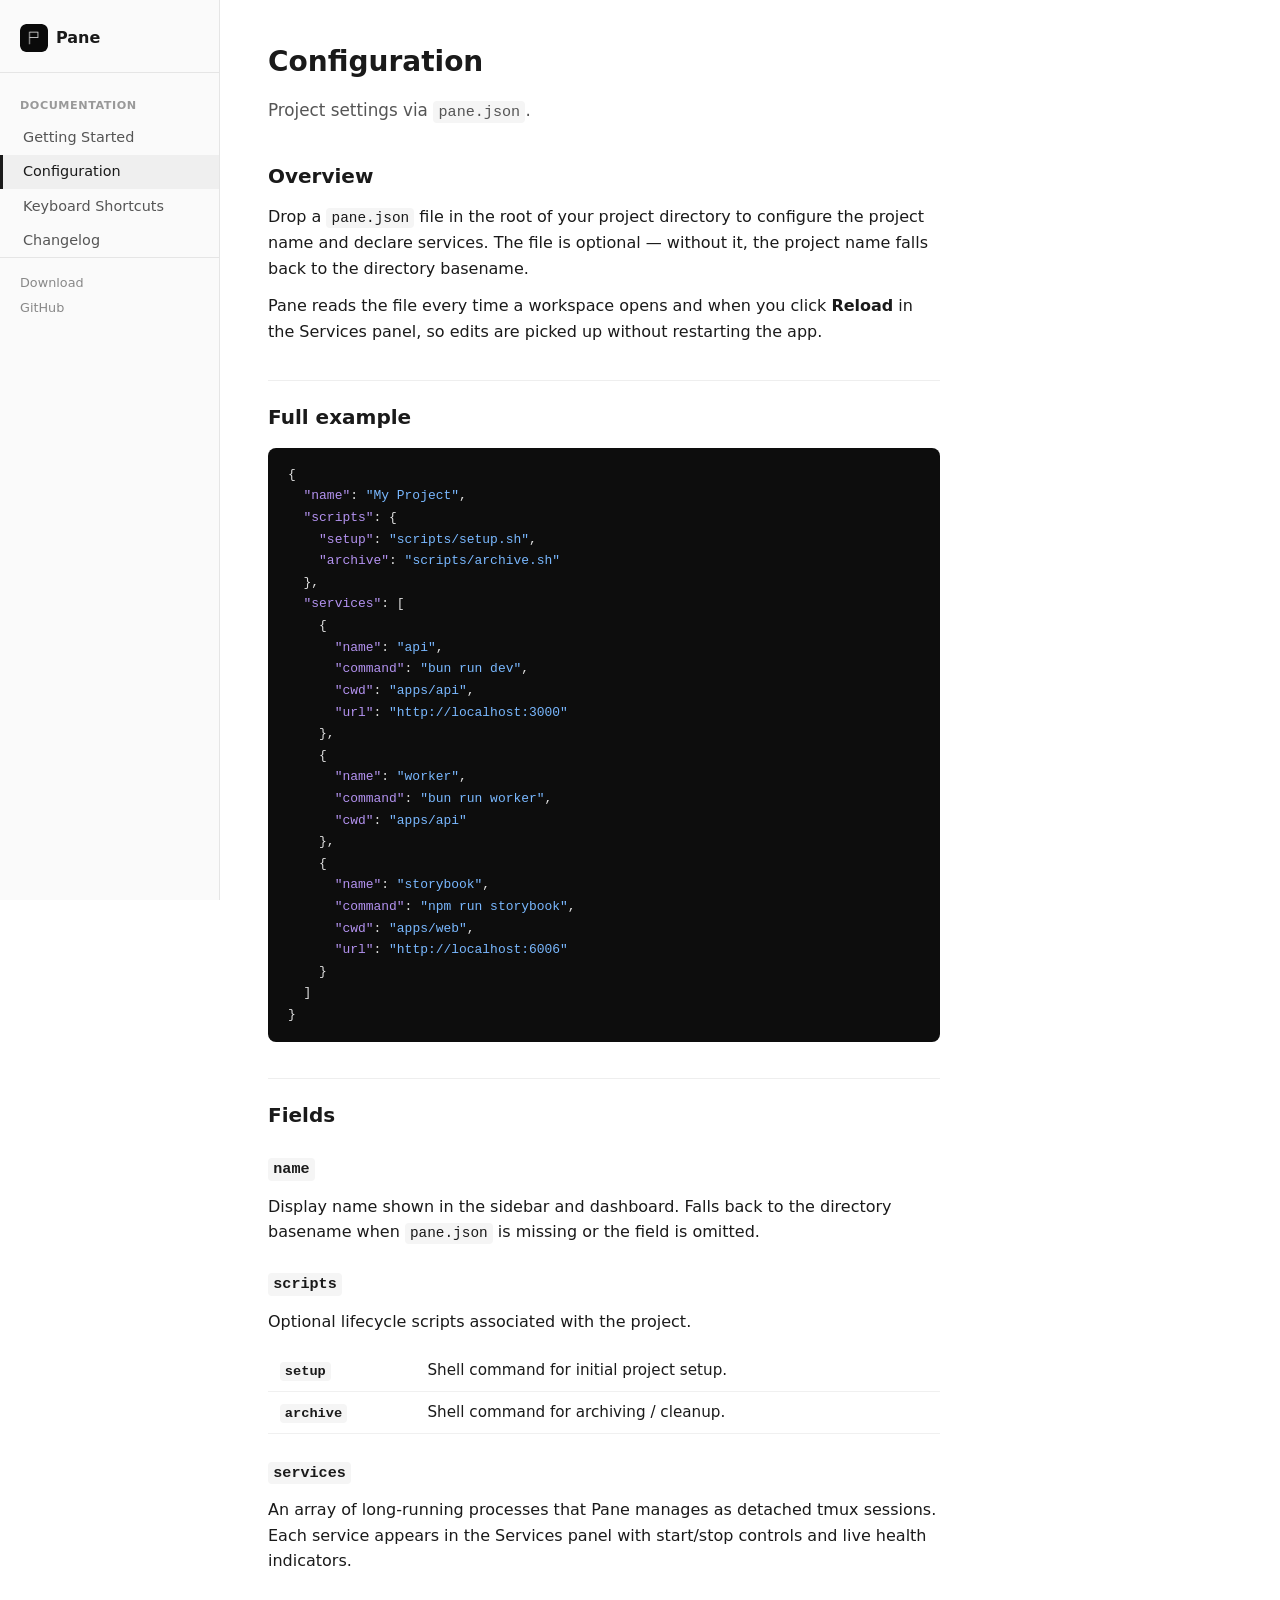
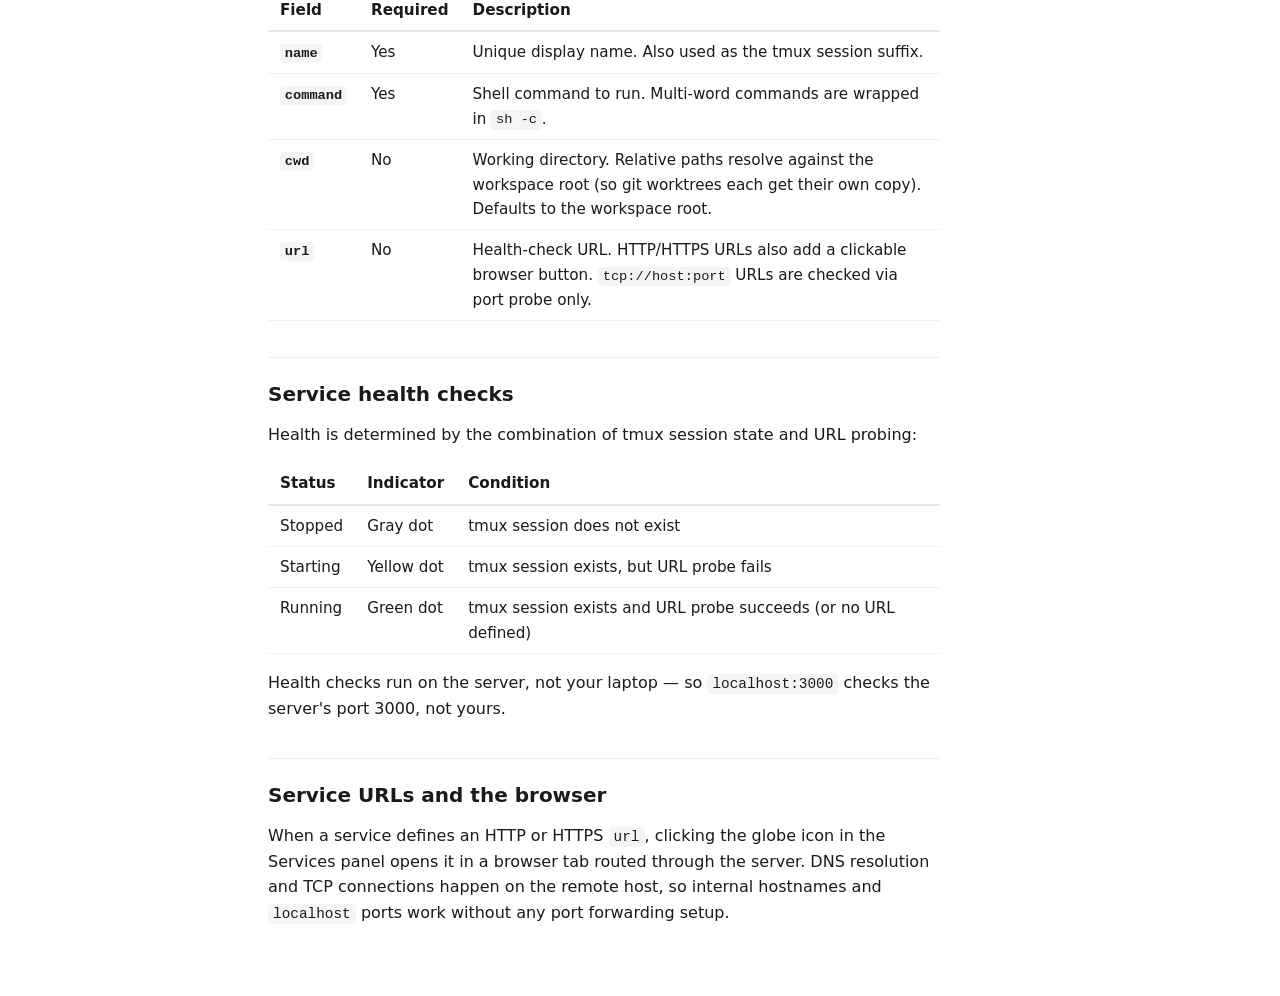
<file: docs/configuration.html>
<!doctype html>
<html lang="en">
<head>
  <meta charset="utf-8">
  <title>Configuration — Pane</title>
  <meta name="viewport" content="width=device-width, initial-scale=1">
  <link rel="icon" href="../icon.png" type="image/png">
  <link rel="stylesheet" href="style.css">
</head>
<body>
  <div class="docs-layout">
    <aside class="sidebar">
      <a href="../" class="sidebar-brand">
        <img src="../icon.png" width="28" height="28" alt="Pane">
        <span>Pane</span>
      </a>
      <input type="checkbox" id="menu" class="menu-toggle">
      <label for="menu" class="menu-label">
        <svg width="18" height="18" viewBox="0 0 18 18" fill="none"><path d="M3 5h12M3 9h12M3 13h12" stroke="#555" stroke-width="1.5" stroke-linecap="round"/></svg>
      </label>
      <div class="sidebar-section">
        <div class="sidebar-heading">Documentation</div>
        <a href="getting-started.html" class="sidebar-link">Getting Started</a>
        <a href="configuration.html" class="sidebar-link active">Configuration</a>
        <a href="keyboard-shortcuts.html" class="sidebar-link">Keyboard Shortcuts</a>
        <a href="changelog.html" class="sidebar-link">Changelog</a>
      </div>
      <div class="sidebar-footer">
        <a href="https://github.com/bryantebeek/pane-releases/releases/latest">Download</a>
        <a href="https://github.com/bryantebeek/pane-releases">GitHub</a>
      </div>
    </aside>

    <article class="content">
      <h1>Configuration</h1>
      <p class="subtitle">Project settings via <code>pane.json</code>.</p>

      <h2>Overview</h2>
      <p>
        Drop a <code>pane.json</code> file in the root of your project directory to configure
        the project name and declare services. The file is optional &mdash; without it, the project
        name falls back to the directory basename.
      </p>
      <p>
        Pane reads the file every time a workspace opens and when you click <strong>Reload</strong>
        in the Services panel, so edits are picked up without restarting the app.
      </p>

      <h2>Full example</h2>
      <pre><code>{
  <span class="key">"name"</span>: <span class="string">"My Project"</span>,
  <span class="key">"scripts"</span>: {
    <span class="key">"setup"</span>: <span class="string">"scripts/setup.sh"</span>,
    <span class="key">"archive"</span>: <span class="string">"scripts/archive.sh"</span>
  },
  <span class="key">"services"</span>: [
    {
      <span class="key">"name"</span>: <span class="string">"api"</span>,
      <span class="key">"command"</span>: <span class="string">"bun run dev"</span>,
      <span class="key">"cwd"</span>: <span class="string">"apps/api"</span>,
      <span class="key">"url"</span>: <span class="string">"http://localhost:3000"</span>
    },
    {
      <span class="key">"name"</span>: <span class="string">"worker"</span>,
      <span class="key">"command"</span>: <span class="string">"bun run worker"</span>,
      <span class="key">"cwd"</span>: <span class="string">"apps/api"</span>
    },
    {
      <span class="key">"name"</span>: <span class="string">"storybook"</span>,
      <span class="key">"command"</span>: <span class="string">"npm run storybook"</span>,
      <span class="key">"cwd"</span>: <span class="string">"apps/web"</span>,
      <span class="key">"url"</span>: <span class="string">"http://localhost:6006"</span>
    }
  ]
}</code></pre>

      <h2>Fields</h2>

      <h3><code>name</code></h3>
      <p>
        Display name shown in the sidebar and dashboard. Falls back to the directory basename
        when <code>pane.json</code> is missing or the field is omitted.
      </p>

      <h3><code>scripts</code></h3>
      <p>Optional lifecycle scripts associated with the project.</p>
      <table class="field-table">
        <tr><td><code>setup</code></td><td>Shell command for initial project setup.</td></tr>
        <tr><td><code>archive</code></td><td>Shell command for archiving / cleanup.</td></tr>
      </table>

      <h3><code>services</code></h3>
      <p>
        An array of long-running processes that Pane manages as detached tmux sessions.
        Each service appears in the Services panel with start/stop controls and live health indicators.
      </p>

      <table class="field-table">
        <thead>
          <tr><th>Field</th><th>Required</th><th>Description</th></tr>
        </thead>
        <tbody>
          <tr>
            <td><code>name</code></td>
            <td>Yes</td>
            <td>Unique display name. Also used as the tmux session suffix.</td>
          </tr>
          <tr>
            <td><code>command</code></td>
            <td>Yes</td>
            <td>Shell command to run. Multi-word commands are wrapped in <code>sh -c</code>.</td>
          </tr>
          <tr>
            <td><code>cwd</code></td>
            <td>No</td>
            <td>Working directory. Relative paths resolve against the workspace root (so git worktrees each get their own copy). Defaults to the workspace root.</td>
          </tr>
          <tr>
            <td><code>url</code></td>
            <td>No</td>
            <td>Health-check URL. HTTP/HTTPS URLs also add a clickable browser button. <code>tcp://host:port</code> URLs are checked via port probe only.</td>
          </tr>
        </tbody>
      </table>

      <h2>Service health checks</h2>
      <p>Health is determined by the combination of tmux session state and URL probing:</p>
      <table>
        <thead>
          <tr><th>Status</th><th>Indicator</th><th>Condition</th></tr>
        </thead>
        <tbody>
          <tr><td>Stopped</td><td>Gray dot</td><td>tmux session does not exist</td></tr>
          <tr><td>Starting</td><td>Yellow dot</td><td>tmux session exists, but URL probe fails</td></tr>
          <tr><td>Running</td><td>Green dot</td><td>tmux session exists and URL probe succeeds (or no URL defined)</td></tr>
        </tbody>
      </table>
      <p>
        Health checks run on the server, not your laptop &mdash; so <code>localhost:3000</code> checks
        the server's port 3000, not yours.
      </p>

      <h2>Service URLs and the browser</h2>
      <p>
        When a service defines an HTTP or HTTPS <code>url</code>, clicking the globe icon in the
        Services panel opens it in a browser tab routed through the server. DNS resolution and TCP
        connections happen on the remote host, so internal hostnames and <code>localhost</code> ports
        work without any port forwarding setup.
      </p>
    </article>
  </div>
</body>
</html>
</file>
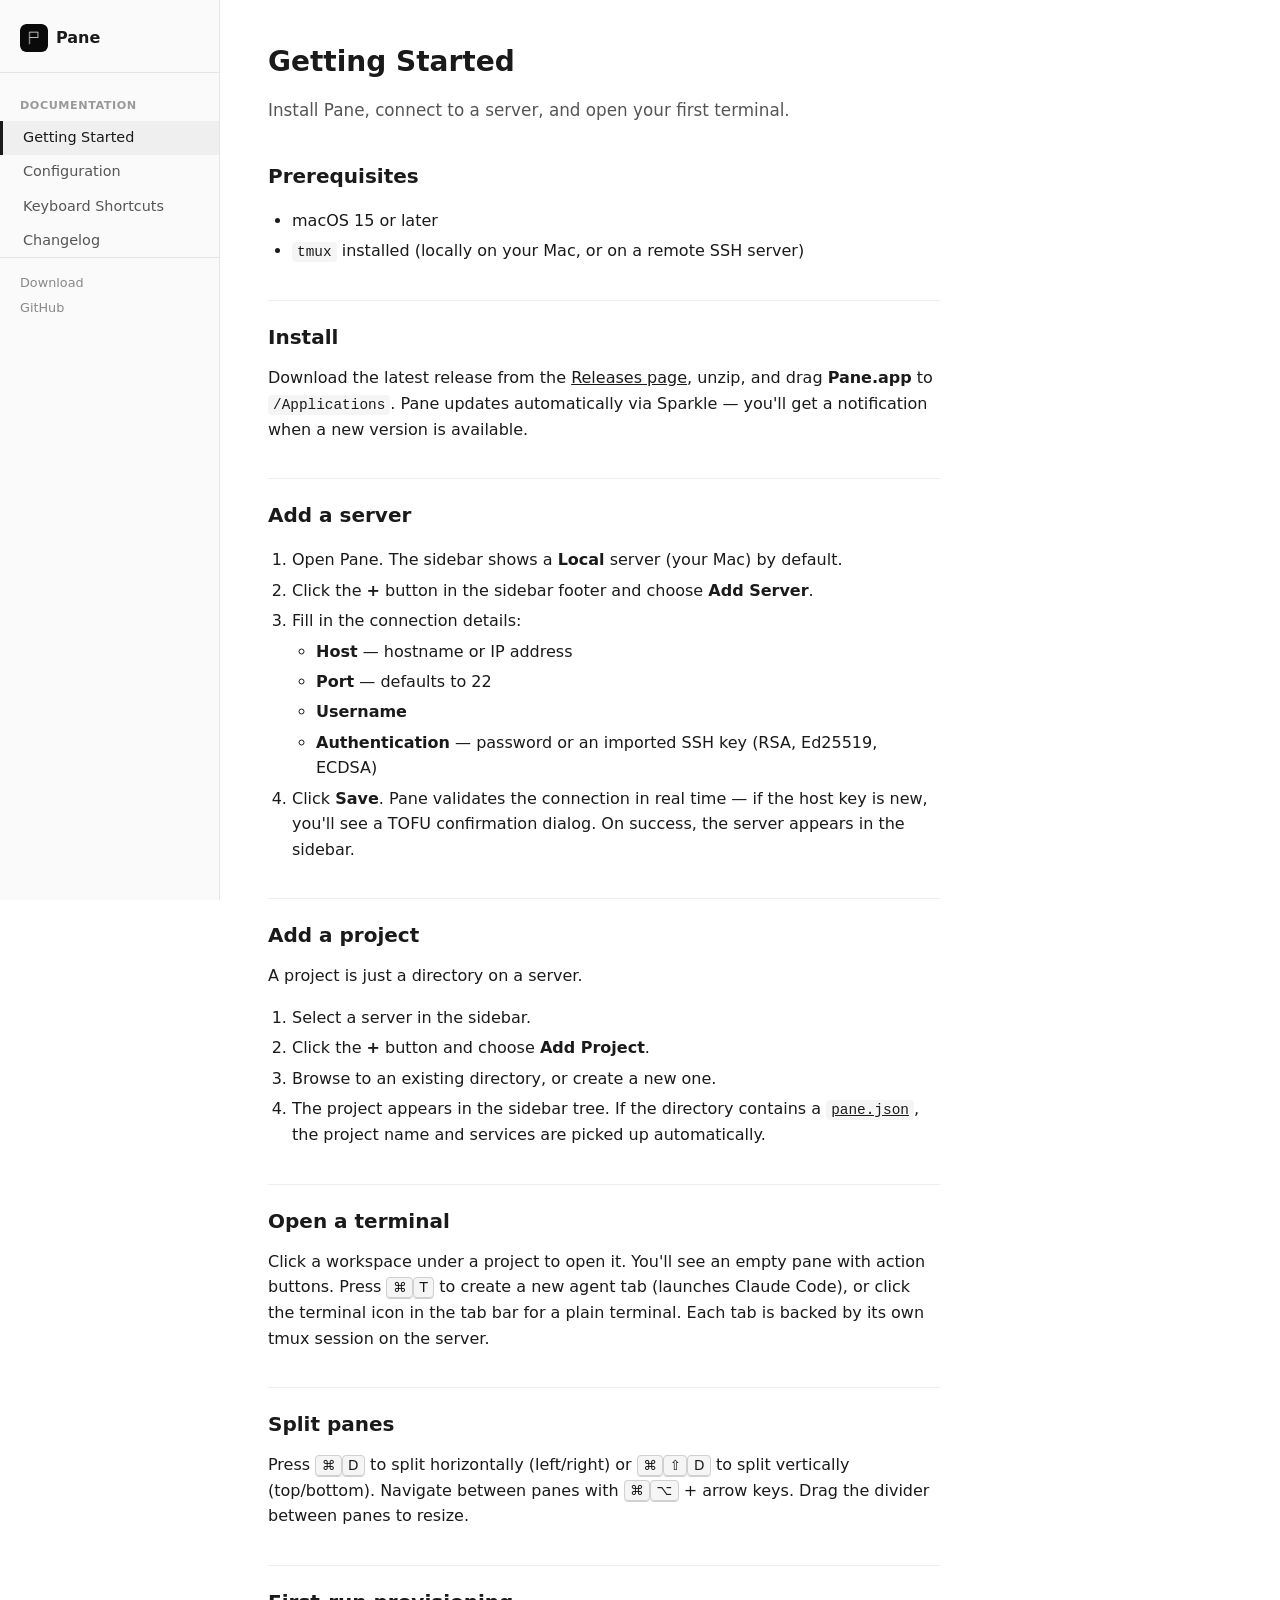
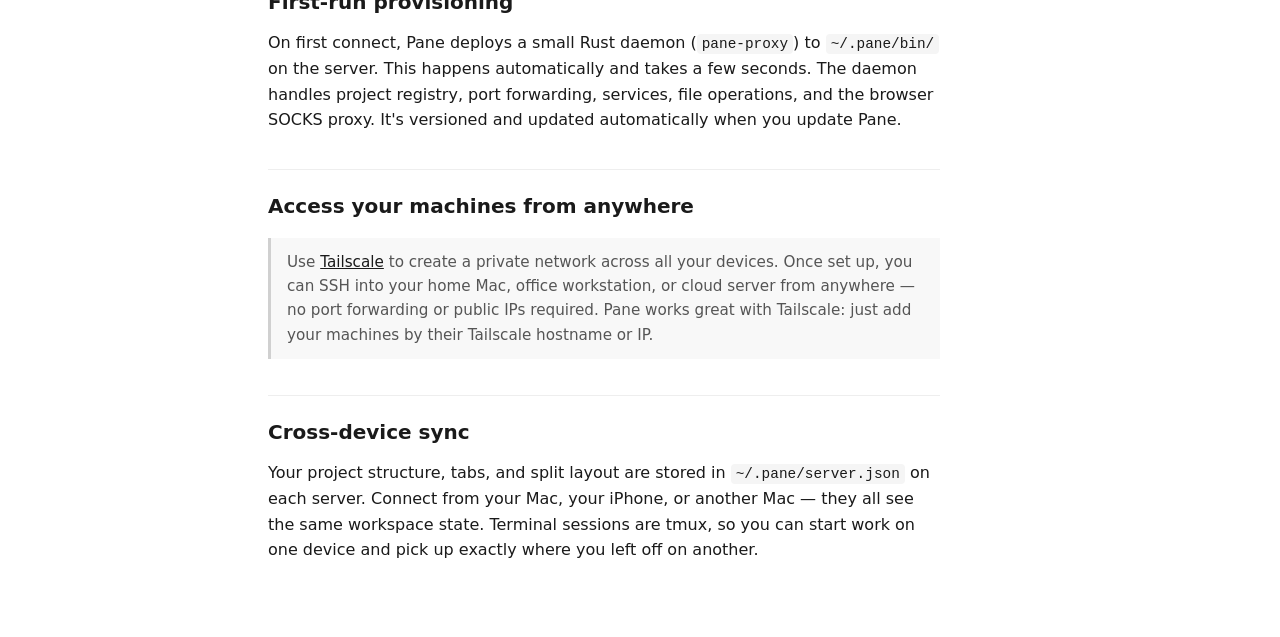
<file: docs/getting-started.html>
<!doctype html>
<html lang="en">
<head>
  <meta charset="utf-8">
  <title>Getting Started — Pane</title>
  <meta name="viewport" content="width=device-width, initial-scale=1">
  <link rel="icon" href="../icon.png" type="image/png">
  <link rel="stylesheet" href="style.css">
</head>
<body>
  <div class="docs-layout">
    <aside class="sidebar">
      <a href="../" class="sidebar-brand">
        <img src="../icon.png" width="28" height="28" alt="Pane">
        <span>Pane</span>
      </a>
      <input type="checkbox" id="menu" class="menu-toggle">
      <label for="menu" class="menu-label">
        <svg width="18" height="18" viewBox="0 0 18 18" fill="none"><path d="M3 5h12M3 9h12M3 13h12" stroke="#555" stroke-width="1.5" stroke-linecap="round"/></svg>
      </label>
      <div class="sidebar-section">
        <div class="sidebar-heading">Documentation</div>
        <a href="getting-started.html" class="sidebar-link active">Getting Started</a>
        <a href="configuration.html" class="sidebar-link">Configuration</a>
        <a href="keyboard-shortcuts.html" class="sidebar-link">Keyboard Shortcuts</a>
        <a href="changelog.html" class="sidebar-link">Changelog</a>
      </div>
      <div class="sidebar-footer">
        <a href="https://github.com/bryantebeek/pane-releases/releases/latest">Download</a>
        <a href="https://github.com/bryantebeek/pane-releases">GitHub</a>
      </div>
    </aside>

    <article class="content">
      <h1>Getting Started</h1>
      <p class="subtitle">Install Pane, connect to a server, and open your first terminal.</p>

      <h2>Prerequisites</h2>
      <ul>
        <li>macOS 15 or later</li>
        <li><code>tmux</code> installed (locally on your Mac, or on a remote SSH server)</li>
      </ul>

      <h2>Install</h2>
      <p>
        Download the latest release from the
        <a href="https://github.com/bryantebeek/pane-releases/releases/latest">Releases page</a>,
        unzip, and drag <strong>Pane.app</strong> to <code>/Applications</code>.
        Pane updates automatically via Sparkle &mdash; you'll get a notification when a new version is available.
      </p>

      <h2>Add a server</h2>
      <ol>
        <li>Open Pane. The sidebar shows a <strong>Local</strong> server (your Mac) by default.</li>
        <li>Click the <strong>+</strong> button in the sidebar footer and choose <strong>Add Server</strong>.</li>
        <li>Fill in the connection details:
          <ul>
            <li><strong>Host</strong> &mdash; hostname or IP address</li>
            <li><strong>Port</strong> &mdash; defaults to 22</li>
            <li><strong>Username</strong></li>
            <li><strong>Authentication</strong> &mdash; password or an imported SSH key (RSA, Ed25519, ECDSA)</li>
          </ul>
        </li>
        <li>Click <strong>Save</strong>. Pane validates the connection in real time &mdash; if the host key is new, you'll see a TOFU confirmation dialog. On success, the server appears in the sidebar.</li>
      </ol>

      <h2>Add a project</h2>
      <p>A project is just a directory on a server.</p>
      <ol>
        <li>Select a server in the sidebar.</li>
        <li>Click the <strong>+</strong> button and choose <strong>Add Project</strong>.</li>
        <li>Browse to an existing directory, or create a new one.</li>
        <li>The project appears in the sidebar tree. If the directory contains a <a href="configuration.html"><code>pane.json</code></a>, the project name and services are picked up automatically.</li>
      </ol>

      <h2>Open a terminal</h2>
      <p>
        Click a workspace under a project to open it. You'll see an empty pane with action buttons.
        Press <kbd>⌘</kbd><kbd>T</kbd> to create a new agent tab (launches Claude Code), or click
        the terminal icon in the tab bar for a plain terminal. Each tab is backed by its own tmux session
        on the server.
      </p>

      <h2>Split panes</h2>
      <p>
        Press <kbd>⌘</kbd><kbd>D</kbd> to split horizontally (left/right) or
        <kbd>⌘</kbd><kbd>⇧</kbd><kbd>D</kbd> to split vertically (top/bottom).
        Navigate between panes with <kbd>⌘</kbd><kbd>⌥</kbd> + arrow keys.
        Drag the divider between panes to resize.
      </p>

      <h2>First-run provisioning</h2>
      <p>
        On first connect, Pane deploys a small Rust daemon (<code>pane-proxy</code>) to
        <code>~/.pane/bin/</code> on the server. This happens automatically and takes a few seconds.
        The daemon handles project registry, port forwarding, services, file operations, and the
        browser SOCKS proxy. It's versioned and updated automatically when you update Pane.
      </p>

      <h2>Access your machines from anywhere</h2>
      <div class="note">
        Use <a href="https://tailscale.com">Tailscale</a> to create a private network across all
        your devices. Once set up, you can SSH into your home Mac, office workstation, or cloud
        server from anywhere &mdash; no port forwarding or public IPs required. Pane works great
        with Tailscale: just add your machines by their Tailscale hostname or IP.
      </div>

      <h2>Cross-device sync</h2>
      <p>
        Your project structure, tabs, and split layout are stored in <code>~/.pane/server.json</code>
        on each server. Connect from your Mac, your iPhone, or another Mac &mdash; they all see the
        same workspace state. Terminal sessions are tmux, so you can start work on one device and
        pick up exactly where you left off on another.
      </p>
    </article>
  </div>
</body>
</html>
</file>
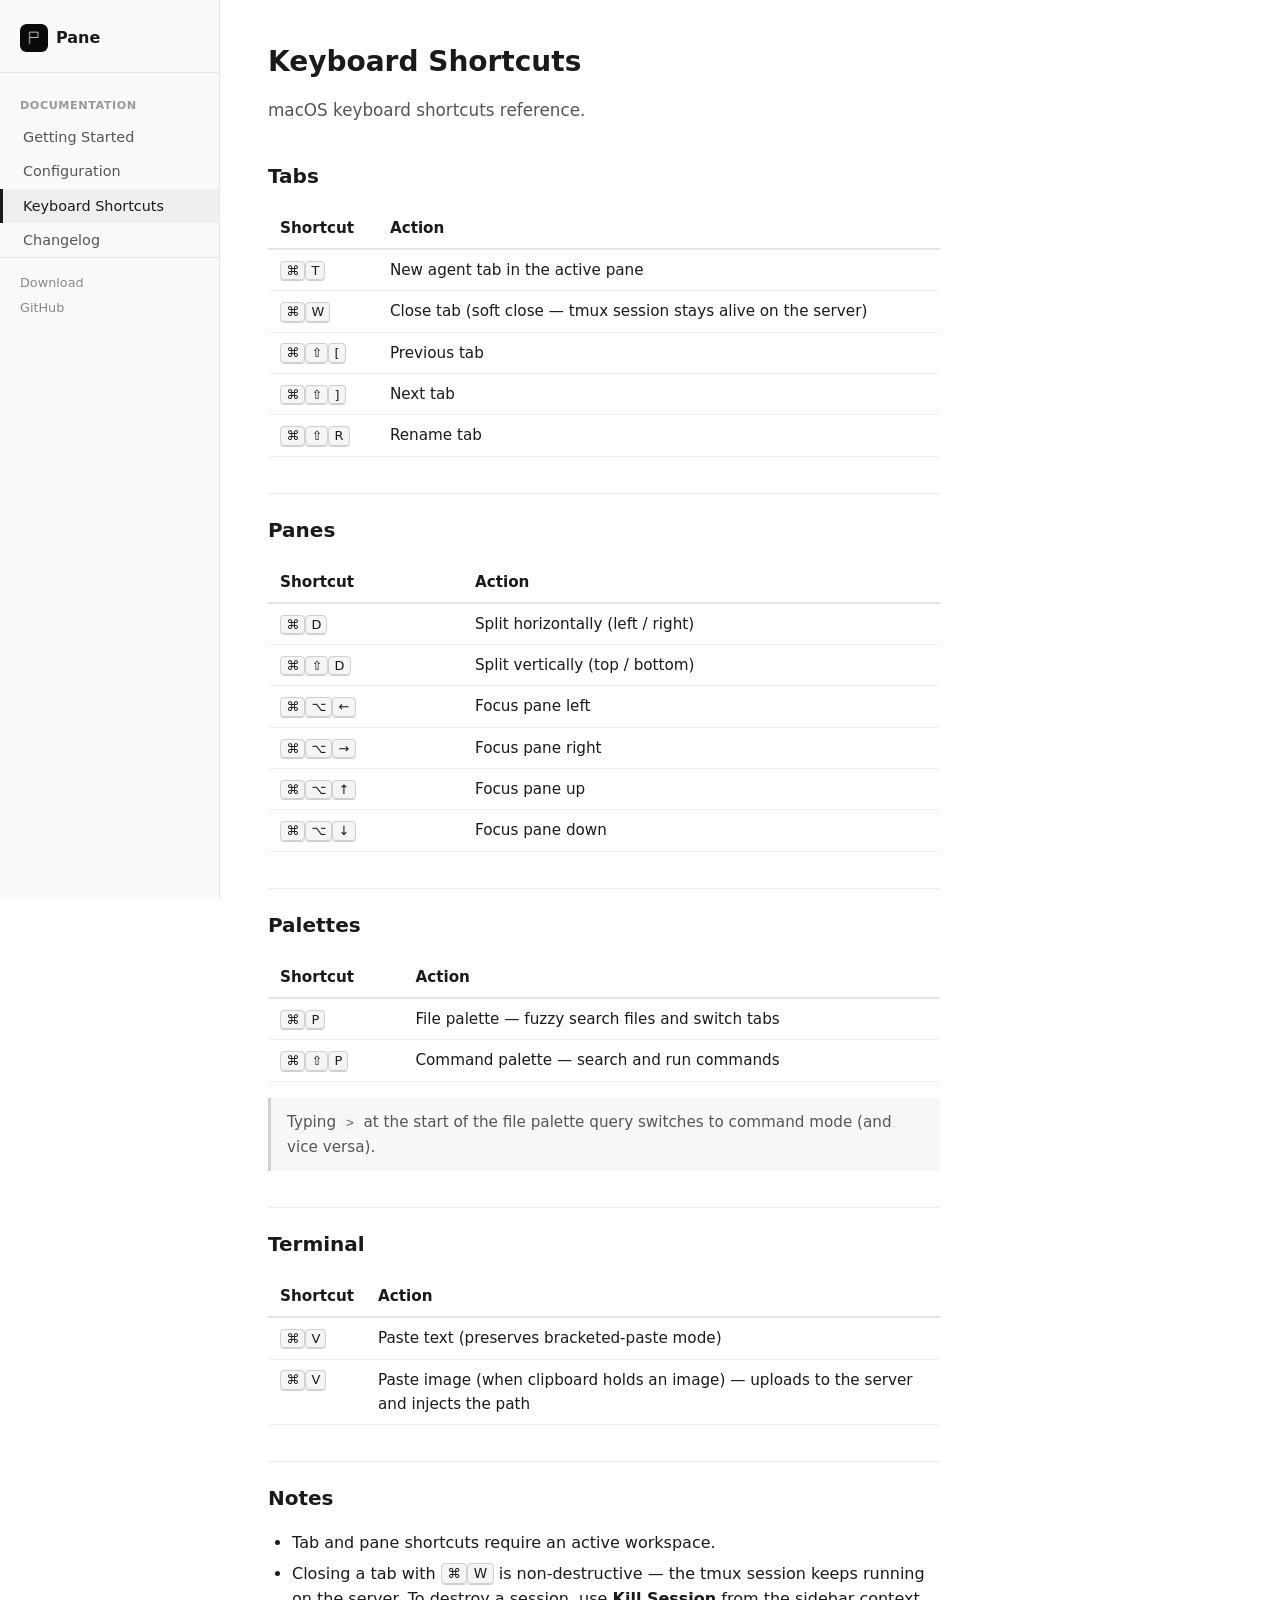
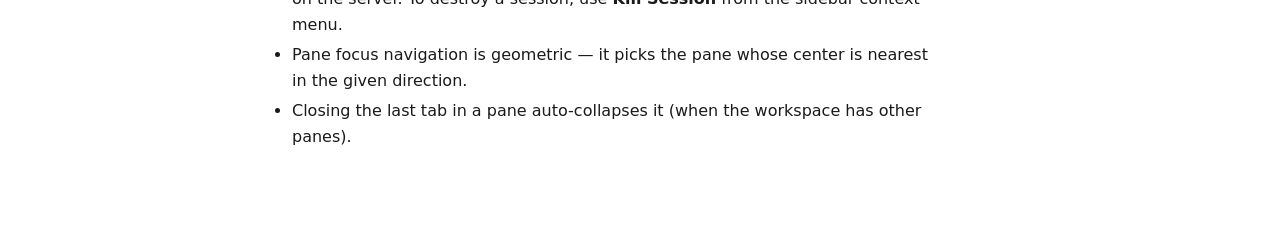
<file: docs/keyboard-shortcuts.html>
<!doctype html>
<html lang="en">
<head>
  <meta charset="utf-8">
  <title>Keyboard Shortcuts — Pane</title>
  <meta name="viewport" content="width=device-width, initial-scale=1">
  <link rel="icon" href="../icon.png" type="image/png">
  <link rel="stylesheet" href="style.css">
</head>
<body>
  <div class="docs-layout">
    <aside class="sidebar">
      <a href="../" class="sidebar-brand">
        <img src="../icon.png" width="28" height="28" alt="Pane">
        <span>Pane</span>
      </a>
      <input type="checkbox" id="menu" class="menu-toggle">
      <label for="menu" class="menu-label">
        <svg width="18" height="18" viewBox="0 0 18 18" fill="none"><path d="M3 5h12M3 9h12M3 13h12" stroke="#555" stroke-width="1.5" stroke-linecap="round"/></svg>
      </label>
      <div class="sidebar-section">
        <div class="sidebar-heading">Documentation</div>
        <a href="getting-started.html" class="sidebar-link">Getting Started</a>
        <a href="configuration.html" class="sidebar-link">Configuration</a>
        <a href="keyboard-shortcuts.html" class="sidebar-link active">Keyboard Shortcuts</a>
        <a href="changelog.html" class="sidebar-link">Changelog</a>
      </div>
      <div class="sidebar-footer">
        <a href="https://github.com/bryantebeek/pane-releases/releases/latest">Download</a>
        <a href="https://github.com/bryantebeek/pane-releases">GitHub</a>
      </div>
    </aside>

    <article class="content">
      <h1>Keyboard Shortcuts</h1>
      <p class="subtitle">macOS keyboard shortcuts reference.</p>

      <h2>Tabs</h2>
      <table>
        <thead><tr><th>Shortcut</th><th>Action</th></tr></thead>
        <tbody>
          <tr><td><kbd>⌘</kbd><kbd>T</kbd></td><td>New agent tab in the active pane</td></tr>
          <tr><td><kbd>⌘</kbd><kbd>W</kbd></td><td>Close tab (soft close &mdash; tmux session stays alive on the server)</td></tr>
          <tr><td><kbd>⌘</kbd><kbd>⇧</kbd><kbd>[</kbd></td><td>Previous tab</td></tr>
          <tr><td><kbd>⌘</kbd><kbd>⇧</kbd><kbd>]</kbd></td><td>Next tab</td></tr>
          <tr><td><kbd>⌘</kbd><kbd>⇧</kbd><kbd>R</kbd></td><td>Rename tab</td></tr>
        </tbody>
      </table>

      <h2>Panes</h2>
      <table>
        <thead><tr><th>Shortcut</th><th>Action</th></tr></thead>
        <tbody>
          <tr><td><kbd>⌘</kbd><kbd>D</kbd></td><td>Split horizontally (left / right)</td></tr>
          <tr><td><kbd>⌘</kbd><kbd>⇧</kbd><kbd>D</kbd></td><td>Split vertically (top / bottom)</td></tr>
          <tr><td><kbd>⌘</kbd><kbd>⌥</kbd><kbd>←</kbd></td><td>Focus pane left</td></tr>
          <tr><td><kbd>⌘</kbd><kbd>⌥</kbd><kbd>→</kbd></td><td>Focus pane right</td></tr>
          <tr><td><kbd>⌘</kbd><kbd>⌥</kbd><kbd>↑</kbd></td><td>Focus pane up</td></tr>
          <tr><td><kbd>⌘</kbd><kbd>⌥</kbd><kbd>↓</kbd></td><td>Focus pane down</td></tr>
        </tbody>
      </table>

      <h2>Palettes</h2>
      <table>
        <thead><tr><th>Shortcut</th><th>Action</th></tr></thead>
        <tbody>
          <tr><td><kbd>⌘</kbd><kbd>P</kbd></td><td>File palette &mdash; fuzzy search files and switch tabs</td></tr>
          <tr><td><kbd>⌘</kbd><kbd>⇧</kbd><kbd>P</kbd></td><td>Command palette &mdash; search and run commands</td></tr>
        </tbody>
      </table>
      <div class="note">
        Typing <code>&gt;</code> at the start of the file palette query switches to command mode (and vice versa).
      </div>

      <h2>Terminal</h2>
      <table>
        <thead><tr><th>Shortcut</th><th>Action</th></tr></thead>
        <tbody>
          <tr><td><kbd>⌘</kbd><kbd>V</kbd></td><td>Paste text (preserves bracketed-paste mode)</td></tr>
          <tr><td><kbd>⌘</kbd><kbd>V</kbd></td><td>Paste image (when clipboard holds an image) &mdash; uploads to the server and injects the path</td></tr>
        </tbody>
      </table>

      <h2>Notes</h2>
      <ul>
        <li>Tab and pane shortcuts require an active workspace.</li>
        <li>Closing a tab with <kbd>⌘</kbd><kbd>W</kbd> is non-destructive &mdash; the tmux session keeps running on the server. To destroy a session, use <strong>Kill Session</strong> from the sidebar context menu.</li>
        <li>Pane focus navigation is geometric &mdash; it picks the pane whose center is nearest in the given direction.</li>
        <li>Closing the last tab in a pane auto-collapses it (when the workspace has other panes).</li>
      </ul>
    </article>
  </div>
</body>
</html>
</file>
<file: style.css>
/* ── Reset ── */
*,
*::before,
*::after {
  margin: 0;
  padding: 0;
  box-sizing: border-box;
}

/* ── Tokens ── */
:root {
  --bg: #0c1210;
  --bg-raised: #141c1a;
  --bg-card: #182220;
  --bg-surface: #1a2624;
  --border: #243230;
  --border-hover: #344442;
  --text: #edf0ef;
  --text-muted: #8e9b99;
  --text-dim: #566361;
  --accent: #5de4a7;
  --accent-dim: rgba(93, 228, 167, 0.1);
  --orange: #f0943a;
  --radius: 10px;
  --radius-lg: 14px;
  --max-width: 1120px;
  --font-display: "Newsreader", "Georgia", serif;
  --font-body: "DM Sans", system-ui, sans-serif;
  --font-mono: "JetBrains Mono", ui-monospace, "SF Mono", monospace;
}

html {
  scroll-behavior: smooth;
  -webkit-font-smoothing: antialiased;
  -moz-osx-font-smoothing: grayscale;
}

body {
  font-family: var(--font-body);
  font-size: 15px;
  line-height: 1.65;
  color: var(--text);
  background: var(--bg);
}

a { color: inherit; text-decoration: none; }

code {
  font-family: var(--font-mono);
  font-size: 0.88em;
  background: var(--bg-raised);
  padding: 2px 6px;
  border-radius: 4px;
  border: 1px solid var(--border);
  color: var(--text-muted);
}

.container {
  max-width: var(--max-width);
  margin: 0 auto;
  padding-left: 2rem;
  padding-right: 2rem;
}

/* ── Nav ── */
nav {
  position: sticky;
  top: 0;
  z-index: 100;
  backdrop-filter: blur(16px) saturate(1.6);
  -webkit-backdrop-filter: blur(16px) saturate(1.6);
  background: rgba(12, 18, 16, 0.75);
  border-bottom: 1px solid var(--border);
}

.nav-inner {
  height: 56px;
  display: flex;
  align-items: center;
  justify-content: space-between;
}

.nav-brand {
  display: flex;
  align-items: center;
  gap: 10px;
  font-weight: 600;
  font-size: 15px;
  letter-spacing: -0.01em;
}

.nav-brand img { border-radius: 8px; }

.nav-links {
  display: flex;
  align-items: center;
  gap: 1.5rem;
}

.nav-links a {
  font-size: 13.5px;
  color: var(--text-muted);
  transition: color 0.15s;
}
.nav-links a:hover { color: var(--text); }

.nav-links .gh-link {
  display: flex;
  align-items: center;
  gap: 6px;
}
.nav-links .gh-link svg {
  width: 18px;
  height: 18px;
  fill: var(--text-muted);
  transition: fill 0.15s;
}
.nav-links .gh-link:hover svg { fill: var(--text); }

/* ── Hero ── */
.hero {
  padding: 6rem 0 0;
  text-align: center;
}

.hero h1 {
  font-family: var(--font-display);
  font-size: clamp(2.2rem, 5.5vw, 3.4rem);
  font-weight: 400;
  font-style: normal;
  line-height: 1.1;
  letter-spacing: -0.025em;
  margin-bottom: 1.25rem;
}

.hero .subtitle {
  font-size: 1.05rem;
  color: var(--text-muted);
  line-height: 1.7;
  max-width: 540px;
  margin: 0 auto 2.25rem;
}

.hero-actions {
  display: flex;
  align-items: center;
  justify-content: center;
  gap: 0.6rem;
  flex-wrap: wrap;
  margin-bottom: 0.75rem;
}

.btn-primary {
  display: inline-flex;
  align-items: center;
  gap: 8px;
  padding: 10px 22px;
  background: var(--text);
  color: var(--bg);
  border-radius: var(--radius);
  font-family: var(--font-body);
  font-size: 13.5px;
  font-weight: 500;
  transition: transform 0.15s, box-shadow 0.15s;
}
.btn-primary:hover {
  transform: translateY(-1px);
  box-shadow: 0 4px 16px rgba(237, 240, 239, 0.12);
}
.btn-primary svg { width: 16px; height: 16px; flex-shrink: 0; }

.btn-secondary {
  display: inline-flex;
  align-items: center;
  gap: 8px;
  padding: 10px 22px;
  background: transparent;
  color: var(--text-muted);
  border: 1px solid var(--border);
  border-radius: var(--radius);
  font-family: var(--font-body);
  font-size: 13.5px;
  font-weight: 500;
  transition: border-color 0.15s, color 0.15s;
}
.btn-secondary:hover {
  border-color: var(--border-hover);
  color: var(--text);
}

.hero-meta {
  color: var(--text-dim);
  font-size: 12.5px;
  margin-top: 0.5rem;
  line-height: 1.8;
}
.hero-meta code {
  font-size: 11.5px;
}

/* ── Preview image ── */
.preview-wrap {
  margin-top: 3.5rem;
  margin-bottom: 5rem;
}

.preview-wrap img {
  width: 100%;
  border-radius: var(--radius-lg);
  border: 1px solid var(--border);
  box-shadow:
    0 8px 40px rgba(0, 0, 0, 0.35),
    0 0 0 1px rgba(255, 255, 255, 0.02);
}

/* ═══════════════════════════════════════
   Feature sections
   ═══════════════════════════════════════ */

.feat {
  padding: 6rem 0;
  border-top: 1px solid var(--border);
}

.feat-row {
  display: grid;
  grid-template-columns: 1fr 1fr;
  gap: 4rem;
  align-items: center;
}

.feat-row-reverse { direction: rtl; }
.feat-row-reverse > * { direction: ltr; }

.feat-text h2 {
  font-family: var(--font-display);
  font-size: 1.65rem;
  font-weight: 400;
  line-height: 1.2;
  letter-spacing: -0.02em;
  margin-bottom: 0.75rem;
}

.feat-text > p {
  color: var(--text-muted);
  margin-bottom: 1rem;
  font-size: 14.5px;
  line-height: 1.7;
}

.feat-text > p strong {
  color: var(--text);
  font-weight: 500;
}

.feat-list {
  list-style: none;
  padding: 0;
  display: flex;
  flex-direction: column;
  gap: 0.5rem;
}

.feat-list li {
  font-size: 13.5px;
  color: var(--text-muted);
  padding-left: 1.25rem;
  position: relative;
  line-height: 1.6;
}

.feat-list li::before {
  content: "";
  position: absolute;
  left: 0;
  top: 0.55em;
  width: 5px;
  height: 5px;
  border-radius: 50%;
  background: var(--accent);
  opacity: 0.6;
}

.feat-list li strong {
  color: var(--text);
  font-weight: 500;
}

/* ── Shared mock styles ── */

.mock-window, .mock-sidebar, .mock-code {
  background: var(--bg-raised);
  border: 1px solid var(--border);
  border-radius: var(--radius-lg);
  overflow: hidden;
  font-family: var(--font-mono);
  font-size: 12px;
  line-height: 1.6;
}

.mock-titlebar {
  display: flex;
  align-items: center;
  gap: 6px;
  padding: 10px 14px;
  background: var(--bg-card);
  border-bottom: 1px solid var(--border);
}

.dot {
  width: 10px;
  height: 10px;
  border-radius: 50%;
}
.dot.red { background: #ff5f57; }
.dot.yellow { background: #febc2e; }
.dot.green { background: #28c840; }

.mock-title {
  margin-left: 8px;
  font-family: var(--font-body);
  font-size: 11.5px;
  color: var(--text-dim);
}

/* Color tokens for code */
.c-green { color: #6ee7b7; }
.c-blue { color: #7dd3fc; }
.c-cyan { color: #67e8f9; }
.c-yellow { color: #fcd34d; }
.c-orange { color: #fdba74; }
.c-red { color: #fca5a5; }
.c-dim { color: var(--text-dim); }

.cursor {
  animation: blink 1s step-end infinite;
}
@keyframes blink {
  50% { opacity: 0; }
}

/* ── Terminal mock ── */
.mock-splits {
  display: grid;
  grid-template-columns: 1fr auto 1fr;
  min-height: 200px;
}

.mock-pane {
  padding: 12px 14px;
  display: flex;
  flex-direction: column;
  gap: 1px;
}

.mock-pane code {
  background: none;
  border: none;
  padding: 0;
  font-size: 11.5px;
  color: var(--text-muted);
  white-space: nowrap;
}

.mock-divider-v {
  width: 1px;
  background: var(--border);
}

/* ── Sidebar mock ── */
.sidebar-tree {
  padding: 10px 0;
}

.tree-item {
  padding: 4px 14px;
  font-family: var(--font-body);
  font-size: 12.5px;
  color: var(--text-muted);
  display: flex;
  align-items: center;
  gap: 6px;
}

.tree-item.active {
  background: var(--accent-dim);
  color: var(--text);
}

.tree-item .tree-icon { font-size: 8px; width: 12px; text-align: center; }
.tree-item .tree-icon.folder { font-size: 10px; color: var(--accent); }
.tree-item .tree-icon.branch { font-size: 14px; }

.indent-1 { padding-left: 30px; }
.indent-2 { padding-left: 46px; }
.indent-3 { padding-left: 62px; }

.tree-item.server { color: var(--text); font-weight: 500; }
.tree-item.server .tree-icon { color: var(--accent); font-size: 7px; }

.status-dot {
  display: inline-block;
  width: 6px;
  height: 6px;
  border-radius: 50%;
  margin-left: auto;
}
.status-dot.working {
  background: var(--text-dim);
  animation: pulse-dim 1.2s ease-in-out infinite alternate;
}
@keyframes pulse-dim {
  from { opacity: 0.5; }
  to { opacity: 1; }
}

/* ── Agent mock ── */
.mock-agent {
  padding: 16px;
  display: flex;
  flex-direction: column;
  gap: 14px;
}

.agent-msg {
  font-family: var(--font-body);
  font-size: 12.5px;
  line-height: 1.6;
  color: var(--text-muted);
  padding: 10px 12px;
  border-radius: 8px;
}

.agent-msg code {
  font-size: 11px;
}

.agent-msg.user {
  background: var(--bg-surface);
  border: 1px solid var(--border);
}

.agent-msg.assistant {
  background: transparent;
}

.agent-role {
  display: block;
  font-size: 10.5px;
  font-weight: 600;
  text-transform: uppercase;
  letter-spacing: 0.06em;
  color: var(--text-dim);
  margin-bottom: 4px;
}

.agent-files {
  margin-top: 10px;
  display: flex;
  flex-direction: column;
  gap: 3px;
}

.agent-file {
  font-family: var(--font-mono);
  font-size: 11px;
  color: var(--text-dim);
  padding: 3px 8px;
  background: var(--bg-raised);
  border-radius: 4px;
}

.agent-status {
  display: flex;
  align-items: center;
  gap: 8px;
  font-family: var(--font-body);
  font-size: 11.5px;
  color: var(--orange);
  padding: 0 4px;
}

.pulse {
  width: 8px;
  height: 8px;
  border-radius: 50%;
  background: var(--orange);
  position: relative;
}
.pulse::after {
  content: "";
  position: absolute;
  inset: -4px;
  border-radius: 50%;
  border: 1.5px solid var(--orange);
  animation: pulse-ring 1.4s ease-out infinite;
}
@keyframes pulse-ring {
  0% { transform: scale(0.8); opacity: 0.8; }
  100% { transform: scale(2); opacity: 0; }
}

/* ── Code block mock ── */
.code-block {
  padding: 16px 18px;
  font-family: var(--font-mono);
  font-size: 12px;
  line-height: 1.7;
  color: var(--text-muted);
  overflow-x: auto;
  background: none;
  margin: 0;
  border-radius: 0;
  max-width: 100%;
}

.mock-code {
  max-width: 100%;
  min-width: 0;
}

.feat-visual {
  min-width: 0;
  overflow: hidden;
}

/* ── Diagram ── */
.mock-diagram {
  display: flex;
  align-items: center;
  justify-content: center;
  gap: 0;
  padding: 2.5rem 1rem;
}

.diagram-node {
  display: flex;
  flex-direction: column;
  align-items: center;
  gap: 4px;
  text-align: center;
}

.diagram-icon {
  width: 52px;
  height: 52px;
  border-radius: var(--radius);
  background: var(--bg-raised);
  border: 1px solid var(--border);
  display: flex;
  align-items: center;
  justify-content: center;
  color: var(--text-muted);
}
.diagram-icon svg { width: 24px; height: 24px; }

.diagram-node span {
  font-size: 12px;
  color: var(--text-muted);
  font-weight: 500;
}
.diagram-sub {
  font-size: 10.5px !important;
  color: var(--text-dim) !important;
  font-weight: 400 !important;
}

.diagram-arrow {
  display: flex;
  flex-direction: column;
  align-items: center;
  gap: 4px;
  padding: 0 4px;
}
.diagram-arrow span {
  font-family: var(--font-mono);
  font-size: 10px;
  color: var(--text-dim);
}
.arrow-line {
  width: 48px;
  height: 1px;
  background: var(--border);
  position: relative;
}
.arrow-line::after {
  content: "";
  position: absolute;
  right: -1px;
  top: -3px;
  border: 3px solid transparent;
  border-left: 5px solid var(--border);
}

/* ── iOS screenshot pair ── */
.phone-pair {
  display: flex;
  justify-content: center;
  align-items: center;
  padding: 1.5rem 0;
}

.phone-frame {
  --phone-w: 230px;
  --bezel: 9px;
  --frame-radius: 44px;
  width: var(--phone-w);
  padding: var(--bezel);
  background: #0a0a0c;
  border-radius: var(--frame-radius);
  box-shadow:
    0 0 0 1.5px #2a2a2e,
    inset 0 0 0 1px rgba(255, 255, 255, 0.04),
    0 22px 60px rgba(0, 0, 0, 0.55),
    0 4px 14px rgba(0, 0, 0, 0.4);
}

.phone-screen {
  position: relative;
  border-radius: calc(var(--frame-radius) - var(--bezel));
  overflow: hidden;
  background: #000;
  line-height: 0;
}

.phone-screen img {
  display: block;
  width: 100%;
  height: auto;
}

.phone-island {
  position: absolute;
  top: 8px;
  left: 50%;
  transform: translateX(-50%);
  width: 78px;
  height: 22px;
  background: #000;
  border-radius: 12px;
  z-index: 2;
}

.phone-back {
  transform: rotate(-5deg) translateY(14px);
  margin-right: -64px;
  z-index: 1;
}

.phone-front {
  transform: rotate(4deg);
  z-index: 2;
}

/* ── Docs CTA ── */
.docs-cta {
  padding: 5rem 2rem 0;
  border-top: 1px solid var(--border);
  text-align: center;
}

.docs-cta h2 {
  font-family: var(--font-display);
  font-size: 1.65rem;
  font-weight: 400;
  margin-bottom: 0.75rem;
  letter-spacing: -0.02em;
}

.docs-cta p {
  color: var(--text-muted);
  font-size: 14.5px;
  line-height: 1.6;
  max-width: 520px;
  margin: 0 auto 1.75rem;
}

.docs-cta-btn {
  display: inline-block;
  padding: 0.7rem 1.5rem;
  background: var(--bg-raised);
  border: 1px solid var(--border);
  border-radius: var(--radius);
  font-size: 14px;
  font-weight: 500;
  color: var(--text);
  transition: border-color 0.2s, background 0.2s, transform 0.2s;
}
.docs-cta-btn:hover {
  border-color: var(--border-hover);
  background: var(--bg-card);
  transform: translateY(-1px);
}

/* ── Footer ── */
footer {
  margin-top: 5rem;
  border-top: 1px solid var(--border);
}

.footer-inner {
  padding: 3rem 2rem;
  display: flex;
  justify-content: space-between;
  align-items: center;
}

.footer-left {
  font-size: 13px;
  color: var(--text-dim);
}

.footer-links {
  display: flex;
  gap: 1.5rem;
}
.footer-links a {
  font-size: 13px;
  color: var(--text-dim);
  transition: color 0.15s;
}
.footer-links a:hover { color: var(--text-muted); }

/* ═══════════════════════════════════════
   Responsive
   ═══════════════════════════════════════ */

@media (max-width: 840px) {
  .feat-row {
    grid-template-columns: 1fr;
    gap: 2.5rem;
  }
  .feat-row-reverse { direction: ltr; }

  .feat { padding: 4rem 0; }

  .hero { padding: 4rem 0 0; }

  .mock-diagram { flex-wrap: wrap; gap: 1rem; }
  .diagram-arrow { transform: rotate(0); }
}

@media (max-width: 520px) {
  .container { padding-left: 1.25rem; padding-right: 1.25rem; }

  .hero h1 { font-size: 1.8rem; }

  .mock-splits { grid-template-columns: 1fr; }
  .mock-divider-v {
    width: auto;
    height: 1px;
  }

  .code-block {
    font-size: 10px;
    padding: 12px 14px;
  }

  .phone-frame { --phone-w: 195px; --frame-radius: 38px; --bezel: 8px; }
  .phone-back { margin-right: -54px; }
  .phone-island { width: 66px; height: 19px; top: 7px; }

  .footer-inner {
    flex-direction: column;
    gap: 1rem;
    text-align: center;
  }
}
</file>
<file: docs/style.css>
/* ── Reset & base ── */
*, *::before, *::after { box-sizing: border-box; }

body {
  font: 16px/1.6 -apple-system, system-ui, sans-serif;
  margin: 0;
  padding: 0;
  color: #1a1a1a;
  background: #fff;
}

a { color: #1a1a1a; }
a:hover { color: #555; }

/* ── Layout ── */
.docs-layout {
  display: grid;
  grid-template-columns: 220px 1fr;
  min-height: 100vh;
}

/* ── Sidebar ── */
.sidebar {
  position: sticky;
  top: 0;
  height: 100vh;
  overflow-y: auto;
  border-right: 1px solid #e5e5e5;
  padding: 1.5rem 0;
  background: #fafafa;
}

.sidebar-brand {
  display: flex;
  align-items: center;
  gap: 0.5rem;
  padding: 0 1.25rem 1.25rem;
  text-decoration: none;
  color: #1a1a1a;
  border-bottom: 1px solid #e5e5e5;
  margin-bottom: 0.75rem;
}
.sidebar-brand img { border-radius: 22%; }
.sidebar-brand span { font-weight: 600; font-size: 1rem; }

.sidebar-section {
  padding: 0.5rem 0 0;
}

.sidebar-heading {
  font-size: 0.7rem;
  font-weight: 600;
  text-transform: uppercase;
  letter-spacing: 0.05em;
  color: #999;
  padding: 0.25rem 1.25rem 0.35rem;
}

.sidebar-link {
  display: block;
  padding: 0.35rem 1.25rem;
  font-size: 0.9rem;
  text-decoration: none;
  color: #555;
  border-left: 3px solid transparent;
  transition: background 0.1s, color 0.1s;
}
.sidebar-link:hover {
  background: #f0f0f0;
  color: #1a1a1a;
}
.sidebar-link.active {
  color: #1a1a1a;
  font-weight: 500;
  background: #efefef;
  border-left-color: #1a1a1a;
}

.sidebar-footer {
  padding: 1rem 1.25rem 0;
  margin-top: auto;
  border-top: 1px solid #e5e5e5;
  padding-top: 0.75rem;
}

.sidebar-footer a {
  display: block;
  font-size: 0.8rem;
  color: #888;
  text-decoration: none;
  padding: 0.15rem 0;
}
.sidebar-footer a:hover { color: #1a1a1a; }

/* ── Mobile toggle ── */
.menu-toggle { display: none; }
.menu-label { display: none; }

/* ── Content ── */
.content {
  max-width: 48rem;
  padding: 2.5rem 3rem 4rem;
}

.content h1 { font-size: 1.75rem; margin: 0 0 0.25rem; }

.subtitle {
  color: #555;
  font-size: 1.05rem;
  margin: 0 0 2rem;
}

.content h2 {
  font-size: 1.25rem;
  margin: 2.25rem 0 0.75rem;
  padding-top: 1.25rem;
  border-top: 1px solid #eee;
}
.content h2:first-of-type { border-top: none; padding-top: 0; }

.content h3 { font-size: 1.05rem; margin: 1.5rem 0 0.5rem; }

.changelog-date {
  font-weight: 400;
  color: #888;
  font-size: 0.9em;
}

.content p { margin: 0.75rem 0; }

code {
  font-family: 'SF Mono', 'Menlo', monospace;
  font-size: 0.9em;
  background: #f5f5f5;
  padding: 0.15em 0.35em;
  border-radius: 4px;
}

pre {
  background: #0d0d0d;
  color: #e0e0e0;
  padding: 1rem 1.25rem;
  border-radius: 8px;
  overflow-x: auto;
  font-size: 0.9rem;
  line-height: 1.5;
}
pre code { background: none; padding: 0; color: inherit; }

.comment { color: #6a737d; }
.string { color: #79b8ff; }
.key { color: #b392f0; }

table {
  width: 100%;
  border-collapse: collapse;
  margin: 1rem 0;
  font-size: 0.95rem;
}

th {
  text-align: left;
  font-weight: 600;
  padding: 0.5rem 0.75rem;
  border-bottom: 2px solid #e5e5e5;
}

td {
  padding: 0.5rem 0.75rem;
  border-bottom: 1px solid #f0f0f0;
  vertical-align: top;
}

td:first-child { white-space: nowrap; }

kbd {
  font-family: -apple-system, system-ui, sans-serif;
  font-size: 0.85em;
  background: #f5f5f5;
  border: 1px solid #d0d0d0;
  border-radius: 4px;
  padding: 0.1em 0.4em;
  box-shadow: 0 1px 0 #d0d0d0;
}

ul, ol { padding-left: 1.5rem; }
li { margin: 0.3rem 0; }

.field-table td:first-child code { font-weight: 600; }

.note {
  background: #f8f8f8;
  border-left: 3px solid #d0d0d0;
  padding: 0.75rem 1rem;
  margin: 1rem 0;
  font-size: 0.95rem;
  color: #555;
}

/* ── Responsive ── */
@media (max-width: 768px) {
  .docs-layout {
    grid-template-columns: 1fr;
  }

  .sidebar {
    position: relative;
    height: auto;
    border-right: none;
    border-bottom: 1px solid #e5e5e5;
    padding: 0;
    overflow: visible;
  }

  .sidebar-brand {
    padding: 0.75rem 1rem;
    margin-bottom: 0;
    border-bottom: none;
  }

  /* Hamburger toggle */
  .menu-label {
    display: flex;
    align-items: center;
    justify-content: center;
    position: absolute;
    top: 0.65rem;
    right: 0.75rem;
    width: 36px;
    height: 36px;
    cursor: pointer;
    border-radius: 6px;
    z-index: 2;
  }
  .menu-label:hover { background: #eee; }
  .menu-label svg { display: block; }

  .sidebar-section {
    display: none;
    padding: 0 0 0.5rem;
    border-top: 1px solid #e5e5e5;
  }

  .sidebar-footer {
    display: none;
    border-top: 1px solid #e5e5e5;
    padding: 0.5rem 1.25rem 0.75rem;
    margin-top: 0;
  }

  .menu-toggle:checked ~ .sidebar-section,
  .menu-toggle:checked ~ .sidebar-footer {
    display: block;
  }

  .sidebar-link { padding: 0.4rem 1.25rem; }

  .content {
    padding: 1.5rem 1rem 3rem;
  }

  .content h1 { font-size: 1.4rem; }
  table { font-size: 0.85rem; }
  td, th { padding: 0.4rem 0.5rem; }
}
</file>
